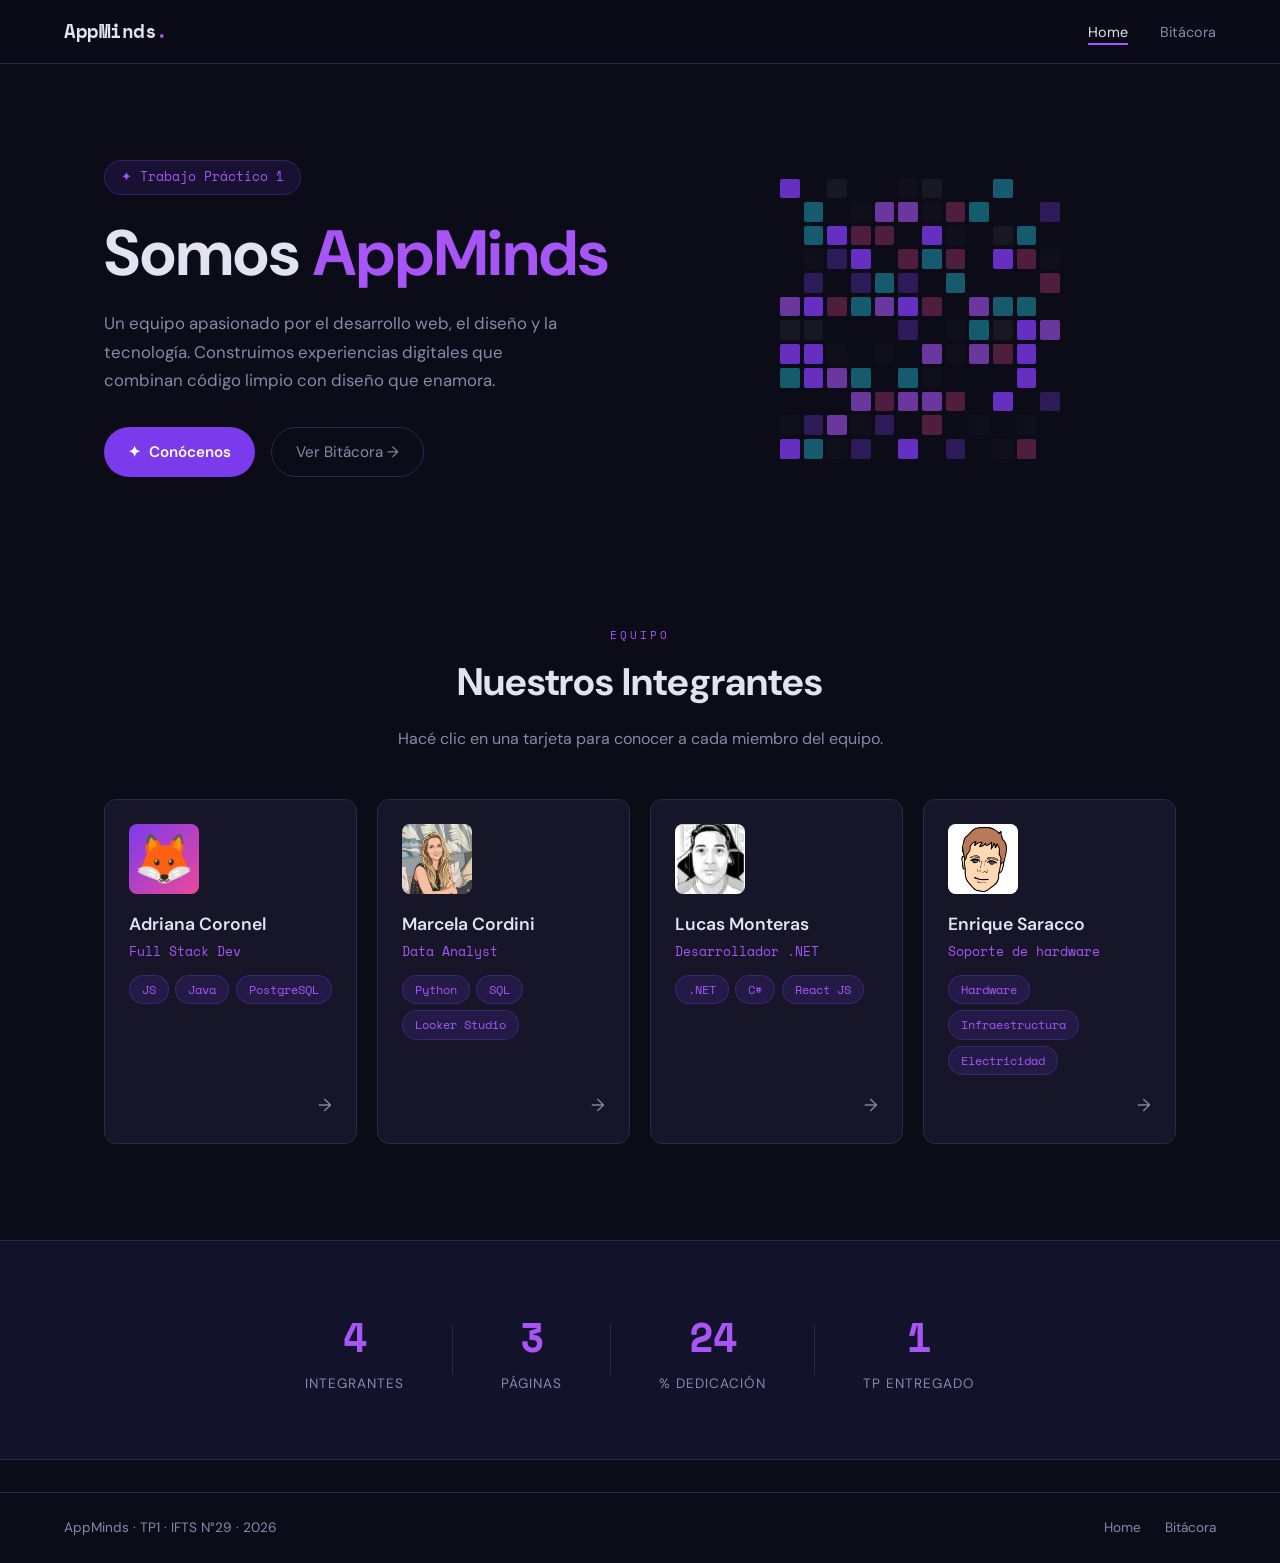
<file: index.html>
<!DOCTYPE html>
<html lang="es">
<head>
  <meta charset="UTF-8" />
  <meta name="viewport" content="width=device-width, initial-scale=1.0" />
  <title>AppMinds | TP1</title>
  <link rel="stylesheet" href="css/styles.css" />
  <link rel="stylesheet" href="css/index.css" />
</head>
<body>
  <nav class="navbar">
    <a href="index.html" class="nav-logo">AppMinds<span class="accent">.</span></a>
    <ul class="nav-links">
      <li><a href="index.html" class="active">Home</a></li>
      <li><a href="bitacora.html">Bitácora</a></li>
    </ul>
    <button class="nav-toggle" id="navToggle" aria-label="Menu">
      <span></span><span></span><span></span>
    </button>
  </nav>

  <main>
    <!-- Hero -->
    <section class="hero">
      <div class="hero-content">
        <div class="hero-badge">✦ Trabajo Práctico 1</div>
        <h1 class="hero-title">
          Somos <span class="accent">AppMinds</span>
        </h1>
        <p class="hero-desc">
          Un equipo apasionado por el desarrollo web, el diseño y la tecnología. Construimos experiencias digitales que combinan código limpio con diseño que enamora.
        </p>
        <div class="hero-cta">
          <button id="btnSurprise" class="btn-primary">
            <span>✦</span> Conócenos
          </button>
          <a href="bitacora.html" class="btn-ghost">Ver Bitácora →</a>
        </div>
        <div id="surpriseMsg" class="surprise-msg hidden">
          ¡Hola! 👋 Somos estudiantes de desarrollo web. Bienvenido a nuestro TP1.
        </div>
      </div>
      <div class="hero-visual">
        <div class="pixel-grid" id="pixelGrid"></div>
      </div>
    </section>

    <!-- Team Members -->
    <section class="team-section">
      <div class="section-header">
        <span class="section-tag">EQUIPO</span>
        <h2>Nuestros Integrantes</h2>
        <p>Hacé clic en una tarjeta para conocer a cada miembro del equipo.</p>
      </div>
      <div class="team-grid">

        <a href="adriana.html" class="member-card">
          <div class="member-avatar">
            <div class="avatar-pixel av1">🦊</div>
          </div>
          <div class="member-info">
            <h3>Adriana Coronel</h3>
            <span class="member-role">Full Stack Dev</span>
            <div class="member-skills">
              <span class="tag">JS</span>
              <span class="tag">Java</span>
              <span class="tag">PostgreSQL</span>
            </div>
          </div>
          <span class="card-arrow">→</span>
        </a>

        <a href="marcela.html" class="member-card">
          <div class="member-avatar">
            <div class="avatar-pixel av2">
              <img src="img/marcela/perfil.png" alt="Avatar Marcela Cordini" style="width: 100%; height: 100%; object-fit: cover;" />
            </div>
          </div>
          <div class="member-info">
            <h3>Marcela Cordini</h3>
            <span class="member-role">Data Analyst</span>
            <div class="member-skills">
              <span class="tag">Python</span>
              <span class="tag">SQL</span>
              <span class="tag">Looker Studio</span>
            </div>
          </div>
          <span class="card-arrow">→</span>
        </a>

        <a href="lucas.html" class="member-card">
          <div class="member-avatar">
            <div class="avatar-pixel av3"><img src="img/avatarLucas.jpeg" alt="Avatar Lucas Monteras" /></div>
          </div>
          <div class="member-info">
            <h3>Lucas Monteras</h3>
            <span class="member-role">Desarrollador .NET</span>
            <div class="member-skills">
              <span class="tag">.NET</span>
              <span class="tag">C#</span>
              <span class="tag">React JS</span>
            </div>
          </div>
          <span class="card-arrow">→</span>
        </a>

        <a href="enrique.html" class="member-card">
          <div class="member-avatar">
             <img src="img/enrique_avatar.png" alt="Enrique Saracco" class="avatar-pixel av4" style="object-fit:cover;object-position:center top;">
          </div>
          <div class="member-info">
            <h3>Enrique Saracco</h3>
            <span class="member-role">Soporte de hardware</span>
            <div class="member-skills">
              <span class="tag">Hardware</span>
              <span class="tag">Infraestructura</span>
              <span class="tag">Electricidad</span>
            </div>
          </div>
          <span class="card-arrow">→</span>
        </a>

      </div>
    </section>

    <!-- Stats -->
    <section class="stats-section">
      <div class="stat-item">
        <span class="stat-num" data-target="4">0</span>
        <span class="stat-label">Integrantes</span>
      </div>
      <div class="stat-divider"></div>
      <div class="stat-item">
        <span class="stat-num" data-target="3">0</span>
        <span class="stat-label">Páginas</span>
      </div>
      <div class="stat-divider"></div>
      <div class="stat-item">
        <span class="stat-num" data-target="100">0</span>
        <span class="stat-label">% Dedicación</span>
      </div>
      <div class="stat-divider"></div>
      <div class="stat-item">
        <span class="stat-num" data-target="1">0</span>
        <span class="stat-label">TP Entregado</span>
      </div>
    </section>
  </main>

  <footer class="footer">
    <p>AppMinds · TP1 · IFTS N°29 · 2026</p>
    <div class="footer-links">
      <a href="index.html">Home</a>
      <a href="bitacora.html">Bitácora</a>
    </div>
  </footer>

  <script src="js/main.js"></script>
  <script src="js/index.js"></script>
</body>
</html>
</file>
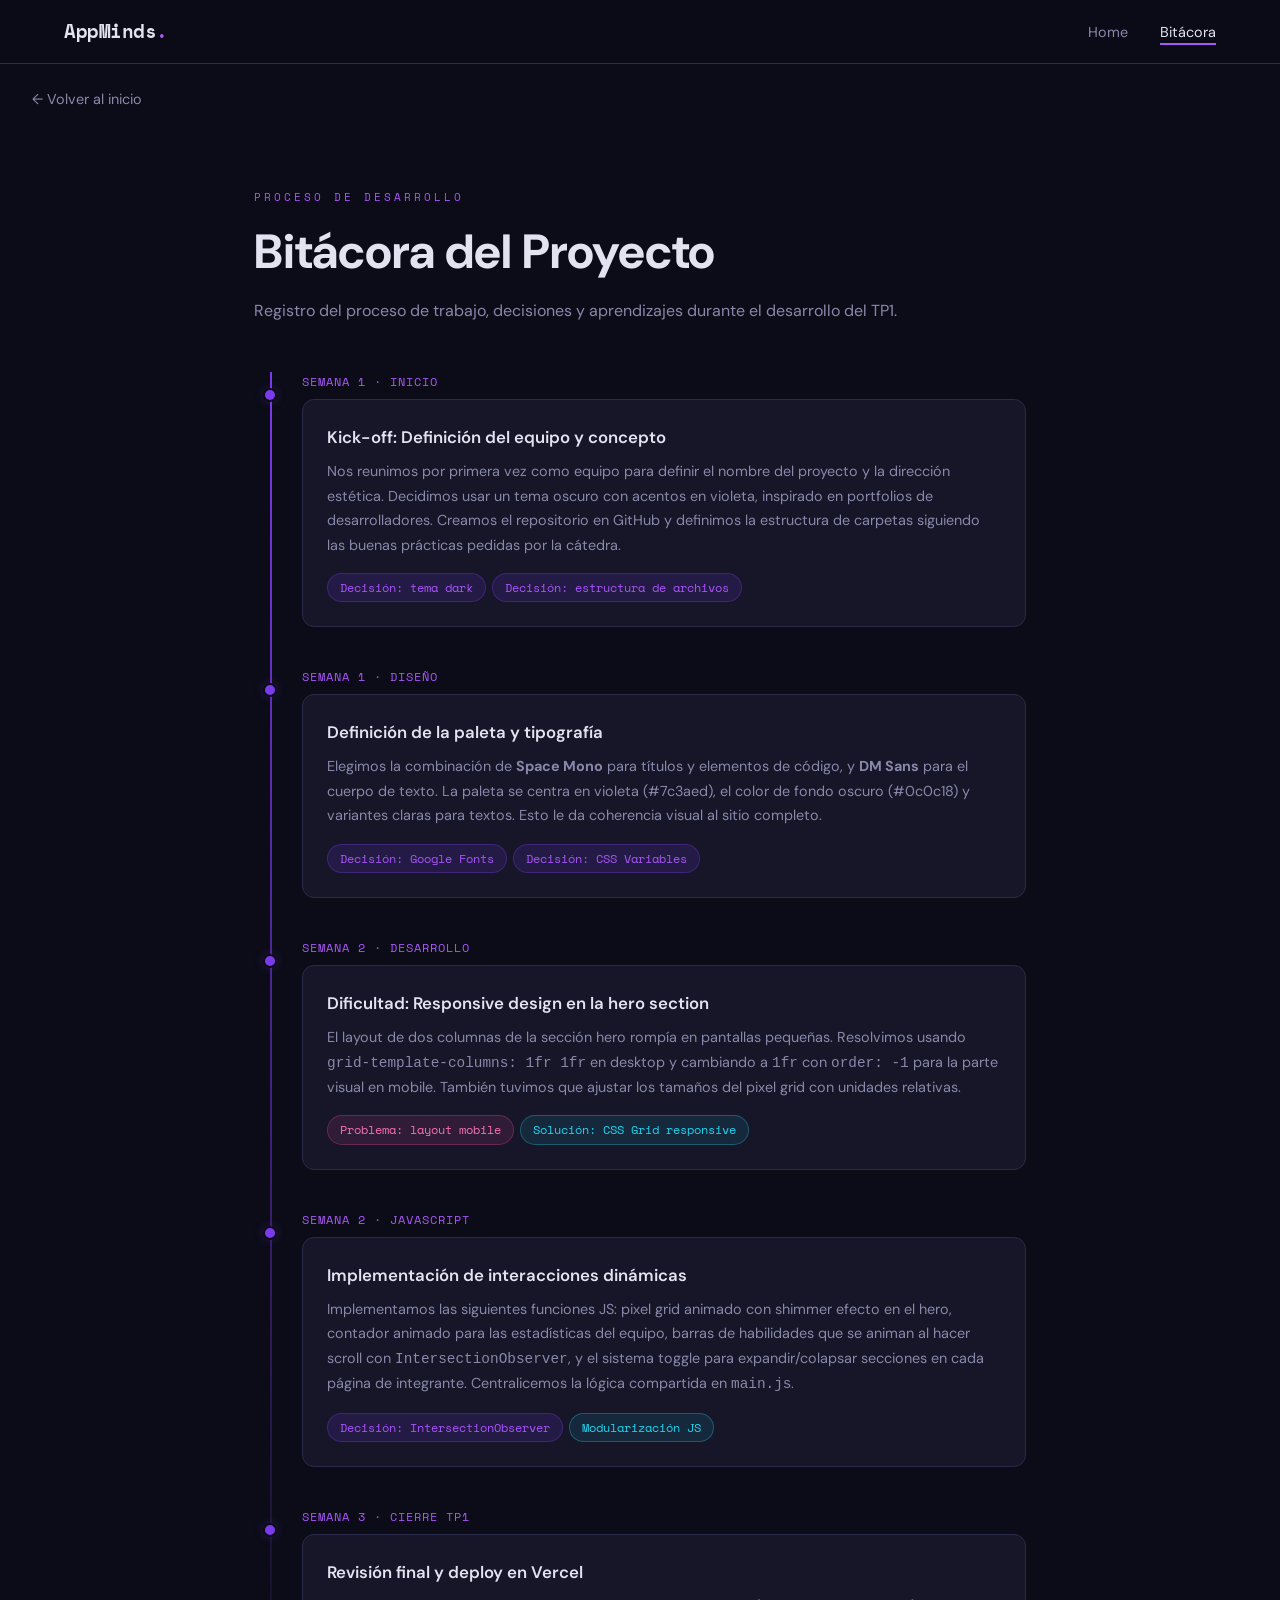
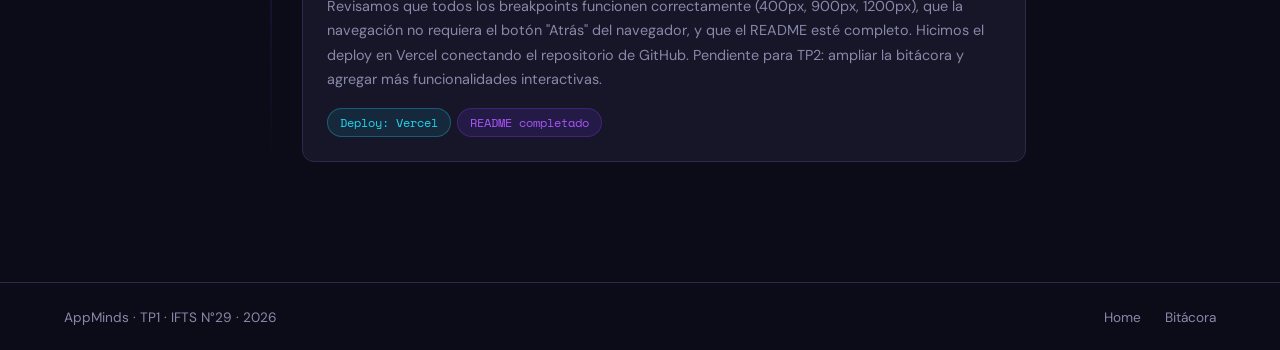
<file: bitacora.html>
<!DOCTYPE html>
<html lang="es">
<head>
  <meta charset="UTF-8" />
  <meta name="viewport" content="width=device-width, initial-scale=1.0" />
  <title>Bitácora | AppMinds</title>
  <link rel="stylesheet" href="css/styles.css" />
  <link rel="stylesheet" href="css/bitacora.css" />
</head>
<body>
  <nav class="navbar">
    <a href="index.html" class="nav-logo">AppMinds<span class="accent">.</span></a>
    <ul class="nav-links">
      <li><a href="index.html">Home</a></li>
      <li><a href="bitacora.html" class="active">Bitácora</a></li>
    </ul>
    <button class="nav-toggle" id="navToggle" aria-label="Menu">
      <span></span><span></span><span></span>
    </button>
  </nav>

  <a href="index.html" class="back-link">← Volver al inicio</a>

  <main class="bitacora-page">
    <header class="bitacora-header">
      <span class="section-tag">PROCESO DE DESARROLLO</span>
      <h1>Bitácora del Proyecto</h1>
      <p>Registro del proceso de trabajo, decisiones y aprendizajes durante el desarrollo del TP1.</p>
    </header>

    <div class="timeline">

      <div class="timeline-item">
        <div class="timeline-dot"></div>
        <div class="timeline-date">SEMANA 1 · INICIO</div>
        <div class="timeline-card">
          <h3>Kick-off: Definición del equipo y concepto</h3>
          <p>
            Nos reunimos por primera vez como equipo para definir el nombre del proyecto y la dirección estética. Decidimos usar un tema oscuro con acentos en violeta, inspirado en portfolios de desarrolladores. Creamos el repositorio en GitHub y definimos la estructura de carpetas siguiendo las buenas prácticas pedidas por la cátedra.
          </p>
          <div class="timeline-tags">
            <span class="tag tag-decision">Decisión: tema dark</span>
            <span class="tag tag-decision">Decisión: estructura de archivos</span>
          </div>
        </div>
      </div>

      <div class="timeline-item">
        <div class="timeline-dot"></div>
        <div class="timeline-date">SEMANA 1 · DISEÑO</div>
        <div class="timeline-card">
          <h3>Definición de la paleta y tipografía</h3>
          <p>
            Elegimos la combinación de <strong>Space Mono</strong> para títulos y elementos de código, y <strong>DM Sans</strong> para el cuerpo de texto. La paleta se centra en violeta (#7c3aed), el color de fondo oscuro (#0c0c18) y variantes claras para textos. Esto le da coherencia visual al sitio completo.
          </p>
          <div class="timeline-tags">
            <span class="tag tag-decision">Decisión: Google Fonts</span>
            <span class="tag tag-decision">Decisión: CSS Variables</span>
          </div>
        </div>
      </div>

      <div class="timeline-item">
        <div class="timeline-dot"></div>
        <div class="timeline-date">SEMANA 2 · DESARROLLO</div>
        <div class="timeline-card">
          <h3>Dificultad: Responsive design en la hero section</h3>
          <p>
            El layout de dos columnas de la sección hero rompía en pantallas pequeñas. Resolvimos usando <code>grid-template-columns: 1fr 1fr</code> en desktop y cambiando a <code>1fr</code> con <code>order: -1</code> para la parte visual en mobile. También tuvimos que ajustar los tamaños del pixel grid con unidades relativas.
          </p>
          <div class="timeline-tags">
            <span class="tag tag-problem">Problema: layout mobile</span>
            <span class="tag tag-change">Solución: CSS Grid responsive</span>
          </div>
        </div>
      </div>

      <div class="timeline-item">
        <div class="timeline-dot"></div>
        <div class="timeline-date">SEMANA 2 · JAVASCRIPT</div>
        <div class="timeline-card">
          <h3>Implementación de interacciones dinámicas</h3>
          <p>
            Implementamos las siguientes funciones JS: pixel grid animado con shimmer efecto en el hero, contador animado para las estadísticas del equipo, barras de habilidades que se animan al hacer scroll con <code>IntersectionObserver</code>, y el sistema toggle para expandir/colapsar secciones en cada página de integrante. Centralicemos la lógica compartida en <code>main.js</code>.
          </p>
          <div class="timeline-tags">
            <span class="tag tag-decision">Decisión: IntersectionObserver</span>
            <span class="tag tag-change">Modularización JS</span>
          </div>
        </div>
      </div>

      <div class="timeline-item">
        <div class="timeline-dot"></div>
        <div class="timeline-date">SEMANA 3 · CIERRE TP1</div>
        <div class="timeline-card">
          <h3>Revisión final y deploy en Vercel</h3>
          <p>
            Revisamos que todos los breakpoints funcionen correctamente (400px, 900px, 1200px), que la navegación no requiera el botón "Atrás" del navegador, y que el README esté completo. Hicimos el deploy en Vercel conectando el repositorio de GitHub. Pendiente para TP2: ampliar la bitácora y agregar más funcionalidades interactivas.
          </p>
          <div class="timeline-tags">
            <span class="tag tag-change">Deploy: Vercel</span>
            <span class="tag tag-decision">README completado</span>
          </div>
        </div>
      </div>

    </div>
  </main>

  <footer class="footer">
    <p>AppMinds · TP1 · IFTS N°29 · 2026</p>
    <div class="footer-links">
      <a href="index.html">Home</a>
      <a href="bitacora.html">Bitácora</a>
    </div>
  </footer>

  <script src="js/main.js"></script>
</body>
</html>
</file>
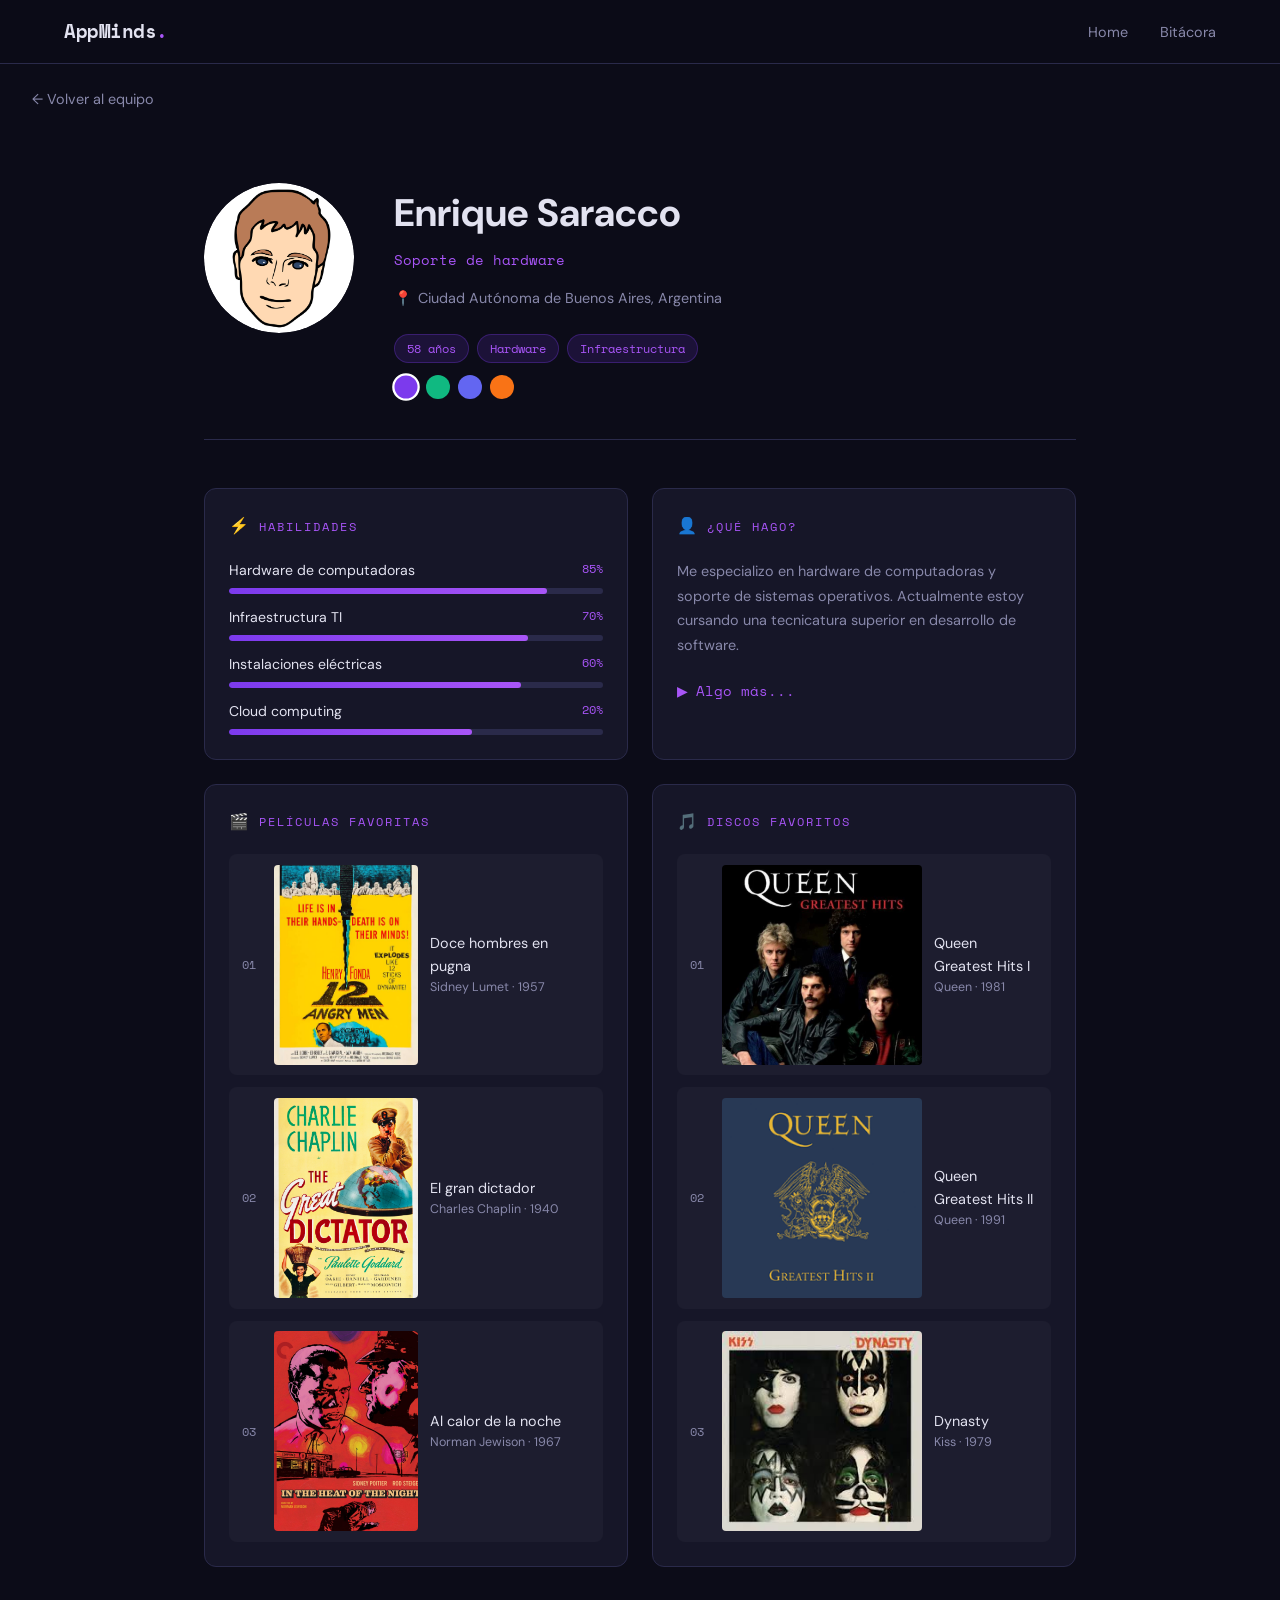
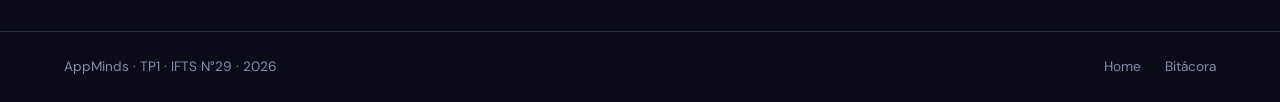
<file: enrique.html>
<!DOCTYPE html>
<html lang="es">
<head>
  <meta charset="UTF-8" />
  <meta name="viewport" content="width=device-width, initial-scale=1.0" />
  <title>Enrique Saracco | AppMinds</title>
  <link rel="stylesheet" href="css/styles.css" />
  <link rel="stylesheet" href="css/member.css" />
</head>
<body>
  <nav class="navbar">
    <a href="index.html" class="nav-logo">AppMinds<span class="accent">.</span></a>
    <ul class="nav-links">
      <li><a href="index.html">Home</a></li>
      <li><a href="bitacora.html">Bitácora</a></li>
    </ul>
    <button class="nav-toggle" id="navToggle" aria-label="Menu">
      <span></span><span></span><span></span>
    </button>
  </nav>

  <a href="index.html" class="back-link">← Volver al equipo</a>

  <main class="member-page">

    <header class="profile-header">
      <div class="profile-avatar-wrap">
        <img src="img/enrique_avatar.png" alt="Enrique Saracco" class="profile-avatar av4" style="object-fit:cover;object-position:center top;">
        <div class="avatar-ring"></div>
      </div>
      <div class="profile-meta">
        <h1 class="profile-name">Enrique Saracco</h1>
        <span class="profile-role">Soporte de hardware</span>
        <div class="profile-location">
          <span>📍</span> Ciudad Autónoma de Buenos Aires, Argentina
        </div>
        <div class="profile-badges">
          <span class="tag">58 años</span>
          <span class="tag">Hardware</span>
          <span class="tag">Infraestructura</span>
        </div>
        <div class="theme-switcher">
          <div class="theme-dot active" data-color="#7c3aed" style="background:#7c3aed"></div>
          <div class="theme-dot" data-color="#10b981" style="background:#10b981"></div>
          <div class="theme-dot" data-color="#6366f1" style="background:#6366f1"></div>
          <div class="theme-dot" data-color="#f97316" style="background:#f97316"></div>
        </div>
      </div>
    </header>

    <div class="content-grid">

      <div class="info-card">
        <div class="card-title"><span class="card-title-icon">⚡</span> Habilidades</div>
        <div class="skills-list">
          <div class="skill-item">
            <div class="skill-name"><span>Hardware de computadoras</span><span>85%</span></div>
            <div class="skill-bar"><div class="skill-fill" data-level="85"></div></div>
          </div>
          <div class="skill-item">
            <div class="skill-name"><span>Infraestructura TI</span><span>70%</span></div>
            <div class="skill-bar"><div class="skill-fill" data-level="80"></div></div>
          </div>
          <div class="skill-item">
            <div class="skill-name"><span>Instalaciones eléctricas</span><span>60%</span></div>
            <div class="skill-bar"><div class="skill-fill" data-level="78"></div></div>
          </div>
          <div class="skill-item">
            <div class="skill-name"><span>Cloud computing</span><span>20%</span></div>
            <div class="skill-bar"><div class="skill-fill" data-level="65"></div></div>
          </div>
        </div>
      </div>

      <div class="info-card">
        <div class="card-title"><span class="card-title-icon">👤</span> ¿Qué hago?</div>
        <p style="color:var(--text-muted);font-size:.9rem;line-height:1.7;">
          Me especializo en hardware de computadoras y soporte de sistemas operativos. Actualmente estoy cursando una tecnicatura superior en desarrollo de software.
        </p>
        <div class="toggle-section" style="margin-top:1rem;">
          <button class="toggle-btn" data-target="extraInfo4">
            <span class="arrow">▶</span> Algo más...
          </button>
          <div class="toggle-content" id="extraInfo4">
            <div class="toggle-inner">
              Mi hobby es la radioafición.
            </div>
          </div>
        </div>
      </div>

      <div class="info-card">
        <div class="card-title"><span class="card-title-icon">🎬</span> Películas favoritas</div>
        <div class="media-list">
          <div class="media-item">
            <span class="media-num">01</span>
            <img src="img/enrique_12_hombres_en_pugna.jpg" alt="Doce hombres en pugna" style="width:144px;height:200px;object-fit:cover;border-radius:4px;flex-shrink:0;">
            <div class="media-text">Doce hombres en pugna<span class="media-sub">Sidney Lumet · 1957</span></div>
          </div>
          <div class="media-item">
            <span class="media-num">02</span>
            <img src="img/enrique_el_gran_dictador.jpg" alt="El gran dictador" style="width:144px;height:200px;object-fit:cover;border-radius:4px;flex-shrink:0;">
            <div class="media-text">El gran dictador<span class="media-sub">Charles Chaplin · 1940</span></div>
          </div>
          <div class="media-item">
            <span class="media-num">03</span>
            <img src="img/enrique_al_calor_de_la_noche.jpg" alt="Al calor de la noche" style="width:144px;height:200px;object-fit:cover;border-radius:4px;flex-shrink:0;">
            <div class="media-text">Al calor de la noche<span class="media-sub">Norman Jewison · 1967</span></div>
          </div>
        </div>
      </div>

      <div class="info-card">
        <div class="card-title"><span class="card-title-icon">🎵</span> Discos favoritos</div>
        <div class="media-list">
          <div class="media-item">
            <span class="media-num">01</span>
            <div style="width:200px;height:200px;flex-shrink:0;display:flex;align-items:center;justify-content:center;">
              <img src="img/enrique_queen_gh1.jpg" alt="Queen Greatest Hits I" style="width:200px;height:200px;object-fit:contain;border-radius:4px;">
            </div>
            <div class="media-text">Queen Greatest Hits I<span class="media-sub">Queen · 1981</span></div>
          </div>
          <div class="media-item">
            <span class="media-num">02</span>
            <div style="width:200px;height:200px;flex-shrink:0;display:flex;align-items:center;justify-content:center;">
              <img src="img/enrique_queen_gh2.png" alt="Queen Greatest Hits II" style="width:200px;height:200px;object-fit:contain;border-radius:4px;">
            </div>
            <div class="media-text">Queen Greatest Hits II<span class="media-sub">Queen · 1991</span></div>
          </div>
          <div class="media-item">
            <span class="media-num">03</span>
            <div style="width:200px;height:200px;flex-shrink:0;display:flex;align-items:center;justify-content:center;">
              <img src="img/enrique_kiss_dynasty.jfif" alt="Dynasty - Kiss" style="width:200px;height:200px;object-fit:contain;border-radius:4px;">
            </div>
            <div class="media-text">Dynasty<span class="media-sub">Kiss · 1979</span></div>
          </div>
        </div>
      </div>

    </div>
  </main>

  <footer class="footer">
    <p>AppMinds · TP1 · IFTS N°29 · 2026</p>
    <div class="footer-links">
      <a href="index.html">Home</a>
      <a href="bitacora.html">Bitácora</a>
    </div>
  </footer>

  <script src="js/main.js"></script>
  <script src="js/member.js"></script>
</body>
</html>
</file>
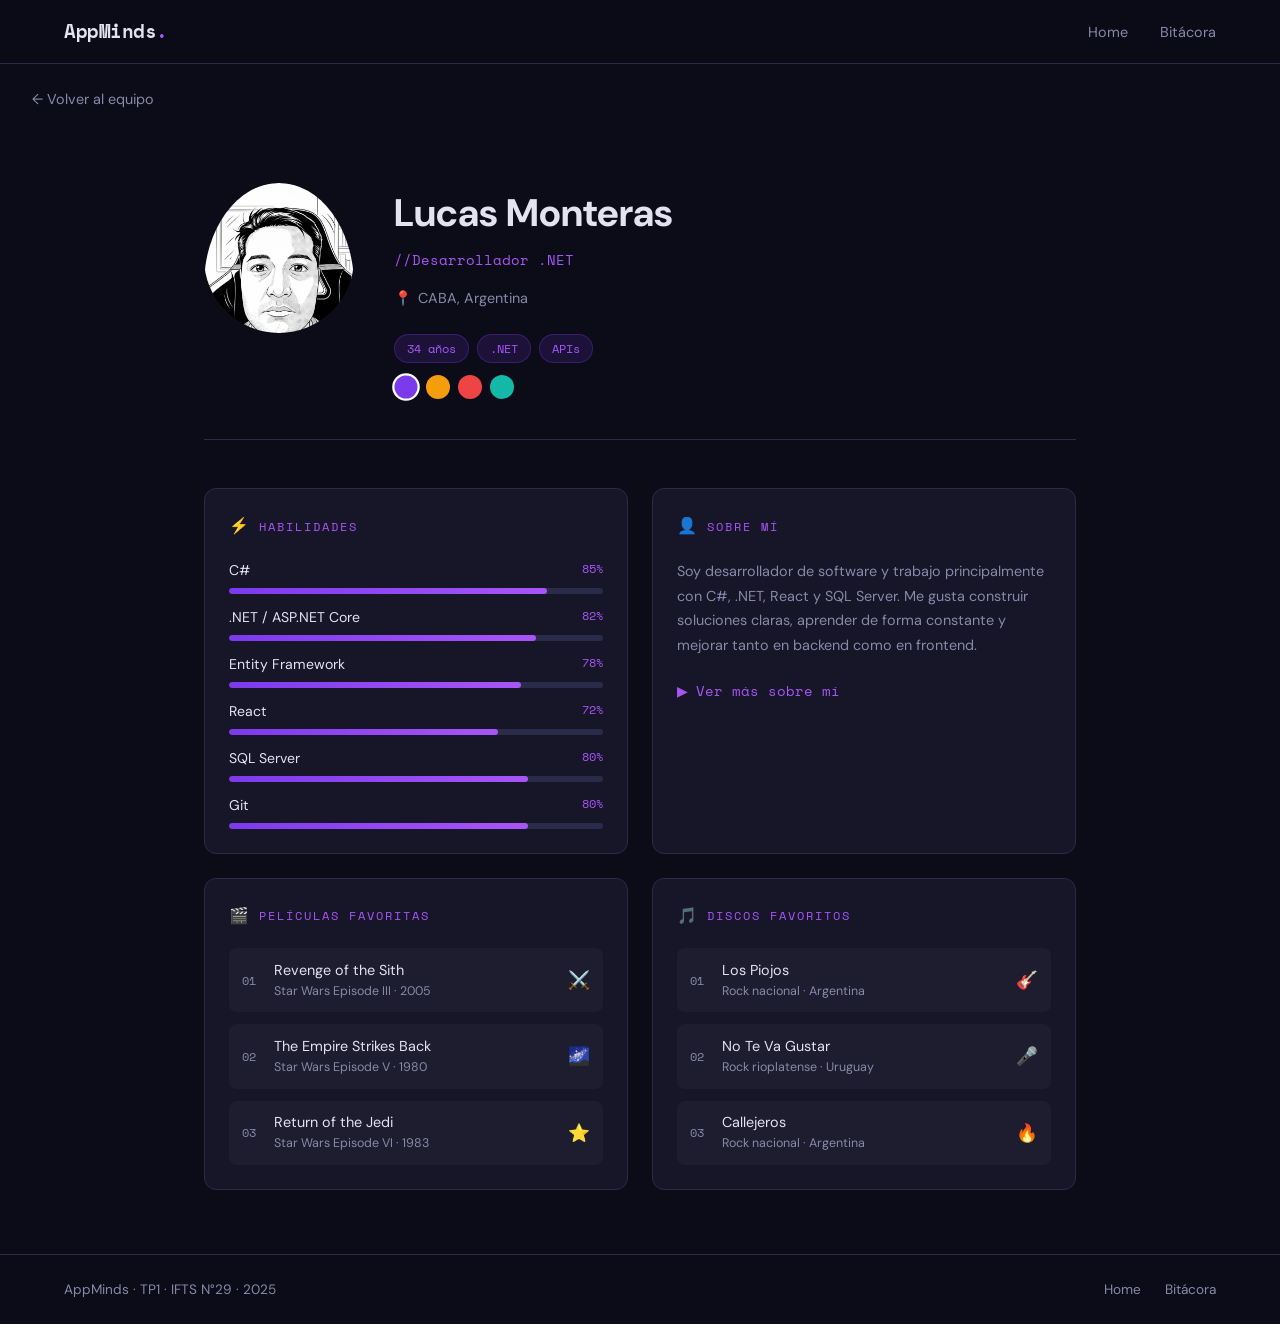
<file: lucas.html>
<!DOCTYPE html>
<html lang="es">
<head>
  <meta charset="UTF-8" />
  <meta name="viewport" content="width=device-width, initial-scale=1.0" />
  <title>Lucas Monteras | AppMinds</title>
  <link rel="stylesheet" href="css/styles.css" />
  <link rel="stylesheet" href="css/member.css" />
</head>
<body>
  <nav class="navbar">
    <a href="index.html" class="nav-logo">AppMinds<span class="accent">.</span></a>
    <ul class="nav-links">
      <li><a href="index.html">Home</a></li>
      <li><a href="bitacora.html">Bitácora</a></li>
    </ul>
    <button class="nav-toggle" id="navToggle" aria-label="Menu">
      <span></span><span></span><span></span>
    </button>
  </nav>

  <a href="index.html" class="back-link">← Volver al equipo</a>

  <main class="member-page">

    <header class="profile-header">
      <div class="profile-avatar-wrap">
        <div class="profile-avatar av3">
  <img src="img/avatarLucas.jpeg" alt="Avatar de Lucas Monteras" class="avatar-img">
</div>
        <div class="avatar-ring"></div>
      </div>
      <div class="profile-meta">
        <h1 class="profile-name">Lucas Monteras</h1>
        <span class="profile-role">//Desarrollador .NET</span>
        <div class="profile-location">
          <span>📍</span> CABA, Argentina
        </div>
        <div class="profile-badges">
          <span class="tag" id="ageBadge" data-age="38">38 años</span>
          <span class="tag">.NET</span>
          <span class="tag">APIs</span>
        </div>
        <div class="theme-switcher">
          <div class="theme-dot active" data-color="#7c3aed" style="background:#7c3aed"></div>
          <div class="theme-dot" data-color="#f59e0b" style="background:#f59e0b"></div>
          <div class="theme-dot" data-color="#ef4444" style="background:#ef4444"></div>
          <div class="theme-dot" data-color="#14b8a6" style="background:#14b8a6"></div>
        </div>
      </div>
    </header>

    <div class="content-grid">

      <div class="info-card">
  <div class="card-title"><span class="card-title-icon">⚡</span> Habilidades</div>
  <div class="skills-list">
    <div class="skill-item">
      <div class="skill-name"><span>C#</span><span>85%</span></div>
      <div class="skill-bar"><div class="skill-fill" data-level="85"></div></div>
    </div>
    <div class="skill-item">
      <div class="skill-name"><span>.NET / ASP.NET Core</span><span>82%</span></div>
      <div class="skill-bar"><div class="skill-fill" data-level="82"></div></div>
    </div>
    <div class="skill-item">
      <div class="skill-name"><span>Entity Framework</span><span>78%</span></div>
      <div class="skill-bar"><div class="skill-fill" data-level="78"></div></div>
    </div>
    <div class="skill-item">
      <div class="skill-name"><span>React</span><span>72%</span></div>
      <div class="skill-bar"><div class="skill-fill" data-level="72"></div></div>
    </div>
    <div class="skill-item">
      <div class="skill-name"><span>SQL Server</span><span>80%</span></div>
      <div class="skill-bar"><div class="skill-fill" data-level="80"></div></div>
    </div>
    <div class="skill-item">
      <div class="skill-name"><span>Git</span><span>80%</span></div>
      <div class="skill-bar"><div class="skill-fill" data-level="80"></div></div>
    </div>
  </div>
</div>

    <div class="info-card">
  <div class="card-title"><span class="card-title-icon">👤</span> Sobre mí</div>
  <p style="color:var(--text-muted);font-size:.9rem;line-height:1.7;">
    Soy desarrollador de software y trabajo principalmente con C#, .NET, React y SQL Server. Me gusta construir soluciones claras, aprender de forma constante y mejorar tanto en backend como en frontend.
  </p>
  <div class="toggle-section" style="margin-top:1rem;">
    <button class="toggle-btn" data-target="extraInfo3">
      <span class="arrow">▶</span> Ver más sobre mí
    </button>
    <div class="toggle-content" id="extraInfo3">
      <div class="toggle-inner">
        Antes de dedicarme al desarrollo, trabajé muchos años como maquinista naval, una experiencia que me dejó disciplina, responsabilidad y capacidad para resolver problemas en entornos exigentes. Hoy sigo creciendo profesionalmente mientras continúo formándome en tecnologías web.
      </div>
    </div>
  </div>
</div>

      <div class="info-card">
  <div class="card-title"><span class="card-title-icon">🎬</span> Películas favoritas</div>
  <div class="media-list">
    <div class="media-item">
      <span class="media-num">01</span>
      <div class="media-text">Revenge of the Sith<span class="media-sub">Star Wars Episode III · 2005</span></div>
      <span class="media-icon">⚔️</span>
    </div>
    <div class="media-item">
      <span class="media-num">02</span>
      <div class="media-text">The Empire Strikes Back<span class="media-sub">Star Wars Episode V · 1980</span></div>
      <span class="media-icon">🌌</span>
    </div>
    <div class="media-item">
      <span class="media-num">03</span>
      <div class="media-text">Return of the Jedi<span class="media-sub">Star Wars Episode VI · 1983</span></div>
      <span class="media-icon">⭐</span>
    </div>
  </div>
</div>

      <div class="info-card">
  <div class="card-title"><span class="card-title-icon">🎵</span> Discos favoritos</div>
  <div class="media-list">
    <div class="media-item">
      <span class="media-num">01</span>
      <div class="media-text">Los Piojos<span class="media-sub">Rock nacional · Argentina</span></div>
      <span class="media-icon">🎸</span>
    </div>
    <div class="media-item">
      <span class="media-num">02</span>
      <div class="media-text">No Te Va Gustar<span class="media-sub">Rock rioplatense · Uruguay</span></div>
      <span class="media-icon">🎤</span>
    </div>
    <div class="media-item">
      <span class="media-num">03</span>
      <div class="media-text">Callejeros<span class="media-sub">Rock nacional · Argentina</span></div>
      <span class="media-icon">🔥</span>
    </div>
  </div>
</div>

    </div>
  </main>

  <footer class="footer">
    <p>AppMinds · TP1 · IFTS N°29 · 2025</p>
    <div class="footer-links">
      <a href="index.html">Home</a>
      <a href="bitacora.html">Bitácora</a>
    </div>
  </footer>

  <script src="js/main.js"></script>
  <script src="js/member.js"></script>
</body>
</html>
</file>
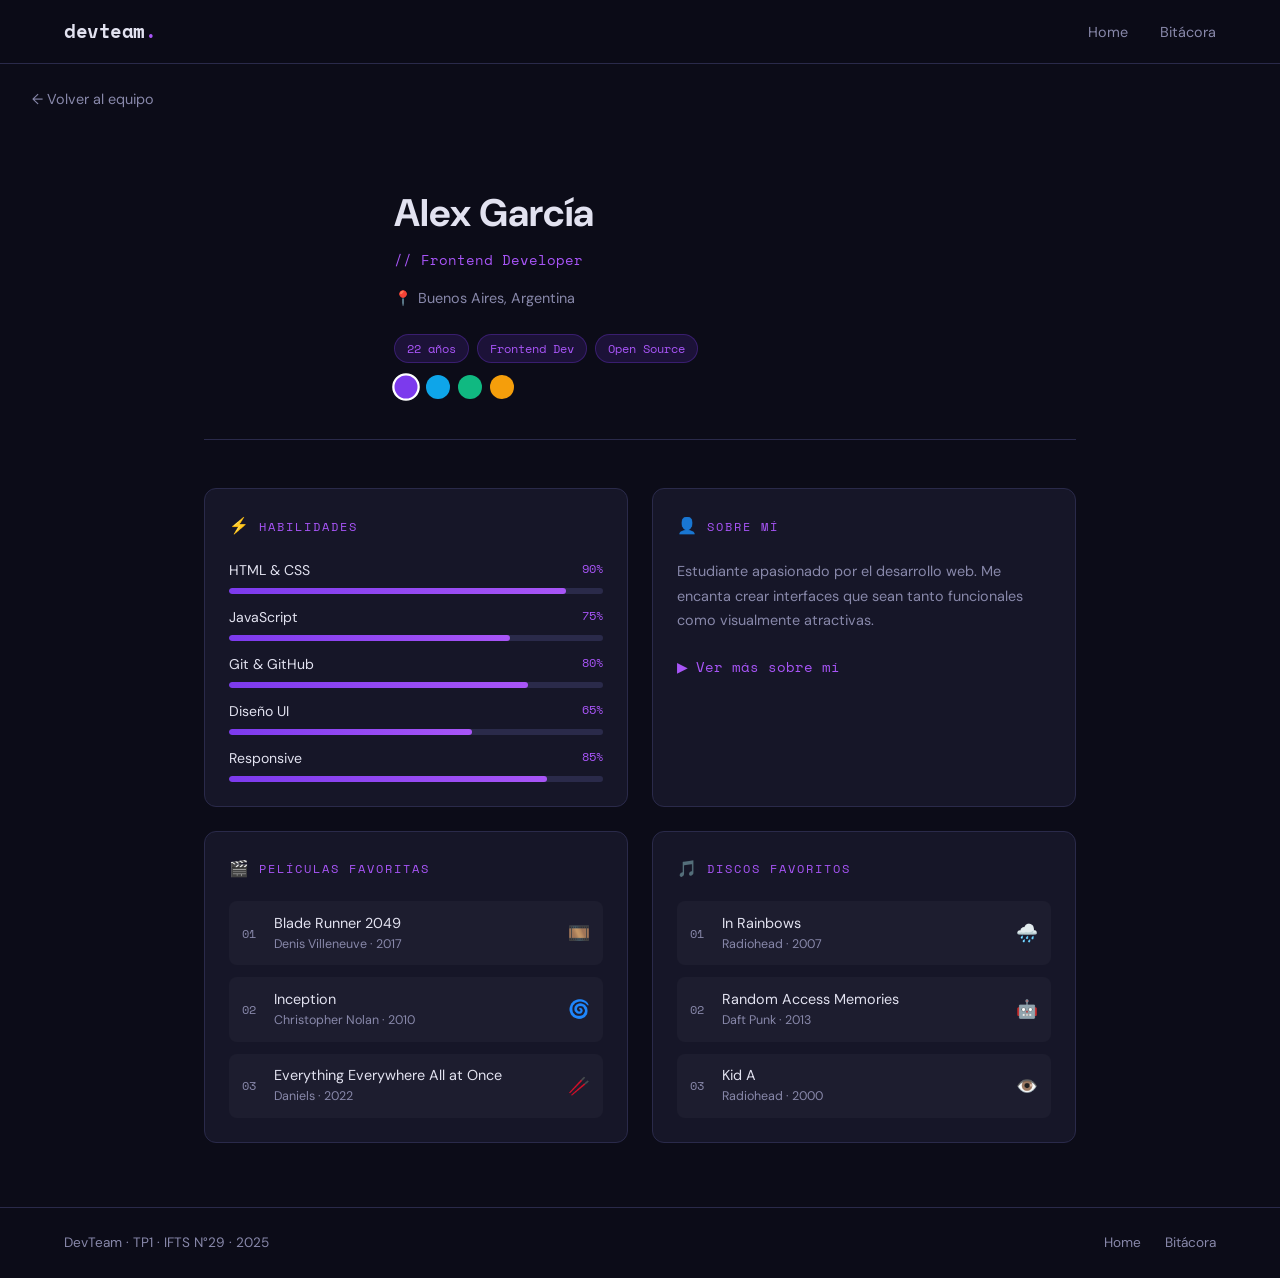
<file: miembro1.html>
<!DOCTYPE html>
<html lang="es">
<head>
  <meta charset="UTF-8" />
  <meta name="viewport" content="width=device-width, initial-scale=1.0" />
  <title>Alex García | DevTeam</title>
  <link rel="stylesheet" href="css/styles.css" />
  <link rel="stylesheet" href="css/member.css" />
</head>
<body>
  <nav class="navbar">
    <a href="index.html" class="nav-logo">devteam<span class="accent">.</span></a>
    <ul class="nav-links">
      <li><a href="index.html">Home</a></li>
      <li><a href="bitacora.html">Bitácora</a></li>
    </ul>
    <button class="nav-toggle" id="navToggle" aria-label="Menu">
      <span></span><span></span><span></span>
    </button>
  </nav>

  <a href="index.html" class="back-link">← Volver al equipo</a>

  <main class="member-page">

    <!-- Profile Header -->
    <header class="profile-header">
      <div class="profile-avatar-wrap">
        <div class="profile-avatar av1">🦊</div>
        <div class="avatar-ring"></div>
      </div>
      <div class="profile-meta">
        <h1 class="profile-name">Alex García</h1>
        <span class="profile-role">// Frontend Developer</span>
        <div class="profile-location">
          <span>📍</span> Buenos Aires, Argentina
        </div>
        <div class="profile-badges">
          <span class="tag" id="ageBadge" data-age="22">22 años</span>
          <span class="tag">Frontend Dev</span>
          <span class="tag">Open Source</span>
        </div>

        <!-- JS: Color theme switcher -->
        <div class="theme-switcher">
          <div class="theme-dot active" data-color="#7c3aed" style="background:#7c3aed" title="Morado"></div>
          <div class="theme-dot" data-color="#0ea5e9" style="background:#0ea5e9" title="Azul"></div>
          <div class="theme-dot" data-color="#10b981" style="background:#10b981" title="Verde"></div>
          <div class="theme-dot" data-color="#f59e0b" style="background:#f59e0b" title="Naranja"></div>
        </div>
      </div>
    </header>

    <!-- Content -->
    <div class="content-grid">

      <!-- Skills -->
      <div class="info-card">
        <div class="card-title">
          <span class="card-title-icon">⚡</span> Habilidades
        </div>
        <div class="skills-list">
          <div class="skill-item">
            <div class="skill-name"><span>HTML & CSS</span><span>90%</span></div>
            <div class="skill-bar"><div class="skill-fill" data-level="90"></div></div>
          </div>
          <div class="skill-item">
            <div class="skill-name"><span>JavaScript</span><span>75%</span></div>
            <div class="skill-bar"><div class="skill-fill" data-level="75"></div></div>
          </div>
          <div class="skill-item">
            <div class="skill-name"><span>Git & GitHub</span><span>80%</span></div>
            <div class="skill-bar"><div class="skill-fill" data-level="80"></div></div>
          </div>
          <div class="skill-item">
            <div class="skill-name"><span>Diseño UI</span><span>65%</span></div>
            <div class="skill-bar"><div class="skill-fill" data-level="65"></div></div>
          </div>
          <div class="skill-item">
            <div class="skill-name"><span>Responsive</span><span>85%</span></div>
            <div class="skill-bar"><div class="skill-fill" data-level="85"></div></div>
          </div>
        </div>
      </div>

      <!-- About (JS toggle) -->
      <div class="info-card">
        <div class="card-title">
          <span class="card-title-icon">👤</span> Sobre mí
        </div>
        <p style="color:var(--text-muted);font-size:.9rem;line-height:1.7;">
          Estudiante apasionado por el desarrollo web. Me encanta crear interfaces que sean tanto funcionales como visualmente atractivas.
        </p>
        <div class="toggle-section" style="margin-top:1rem;">
          <button class="toggle-btn" data-target="extraInfo1">
            <span class="arrow">▶</span> Ver más sobre mí
          </button>
          <div class="toggle-content" id="extraInfo1">
            <div class="toggle-inner">
              Cuando no estoy programando, me encontrás leyendo sobre diseño, jugando videojuegos indie, o explorando nuevas tecnologías. Creo que el buen código y el buen diseño van de la mano.
            </div>
          </div>
        </div>
      </div>

      <!-- Movies -->
      <div class="info-card">
        <div class="card-title">
          <span class="card-title-icon">🎬</span> Películas favoritas
        </div>
        <div class="media-list">
          <div class="media-item">
            <span class="media-num">01</span>
            <div class="media-text">
              Blade Runner 2049
              <span class="media-sub">Denis Villeneuve · 2017</span>
            </div>
            <span class="media-icon">🎞️</span>
          </div>
          <div class="media-item">
            <span class="media-num">02</span>
            <div class="media-text">
              Inception
              <span class="media-sub">Christopher Nolan · 2010</span>
            </div>
            <span class="media-icon">🌀</span>
          </div>
          <div class="media-item">
            <span class="media-num">03</span>
            <div class="media-text">
              Everything Everywhere All at Once
              <span class="media-sub">Daniels · 2022</span>
            </div>
            <span class="media-icon">🥢</span>
          </div>
        </div>
      </div>

      <!-- Music -->
      <div class="info-card">
        <div class="card-title">
          <span class="card-title-icon">🎵</span> Discos favoritos
        </div>
        <div class="media-list">
          <div class="media-item">
            <span class="media-num">01</span>
            <div class="media-text">
              In Rainbows
              <span class="media-sub">Radiohead · 2007</span>
            </div>
            <span class="media-icon">🌧️</span>
          </div>
          <div class="media-item">
            <span class="media-num">02</span>
            <div class="media-text">
              Random Access Memories
              <span class="media-sub">Daft Punk · 2013</span>
            </div>
            <span class="media-icon">🤖</span>
          </div>
          <div class="media-item">
            <span class="media-num">03</span>
            <div class="media-text">
              Kid A
              <span class="media-sub">Radiohead · 2000</span>
            </div>
            <span class="media-icon">👁️</span>
          </div>
        </div>
      </div>

    </div>
  </main>

  <footer class="footer">
    <p>DevTeam · TP1 · IFTS N°29 · 2025</p>
    <div class="footer-links">
      <a href="index.html">Home</a>
      <a href="bitacora.html">Bitácora</a>
    </div>
  </footer>

  <script src="js/main.js"></script>
  <script src="js/member.js"></script>
</body>
</html>
</file>
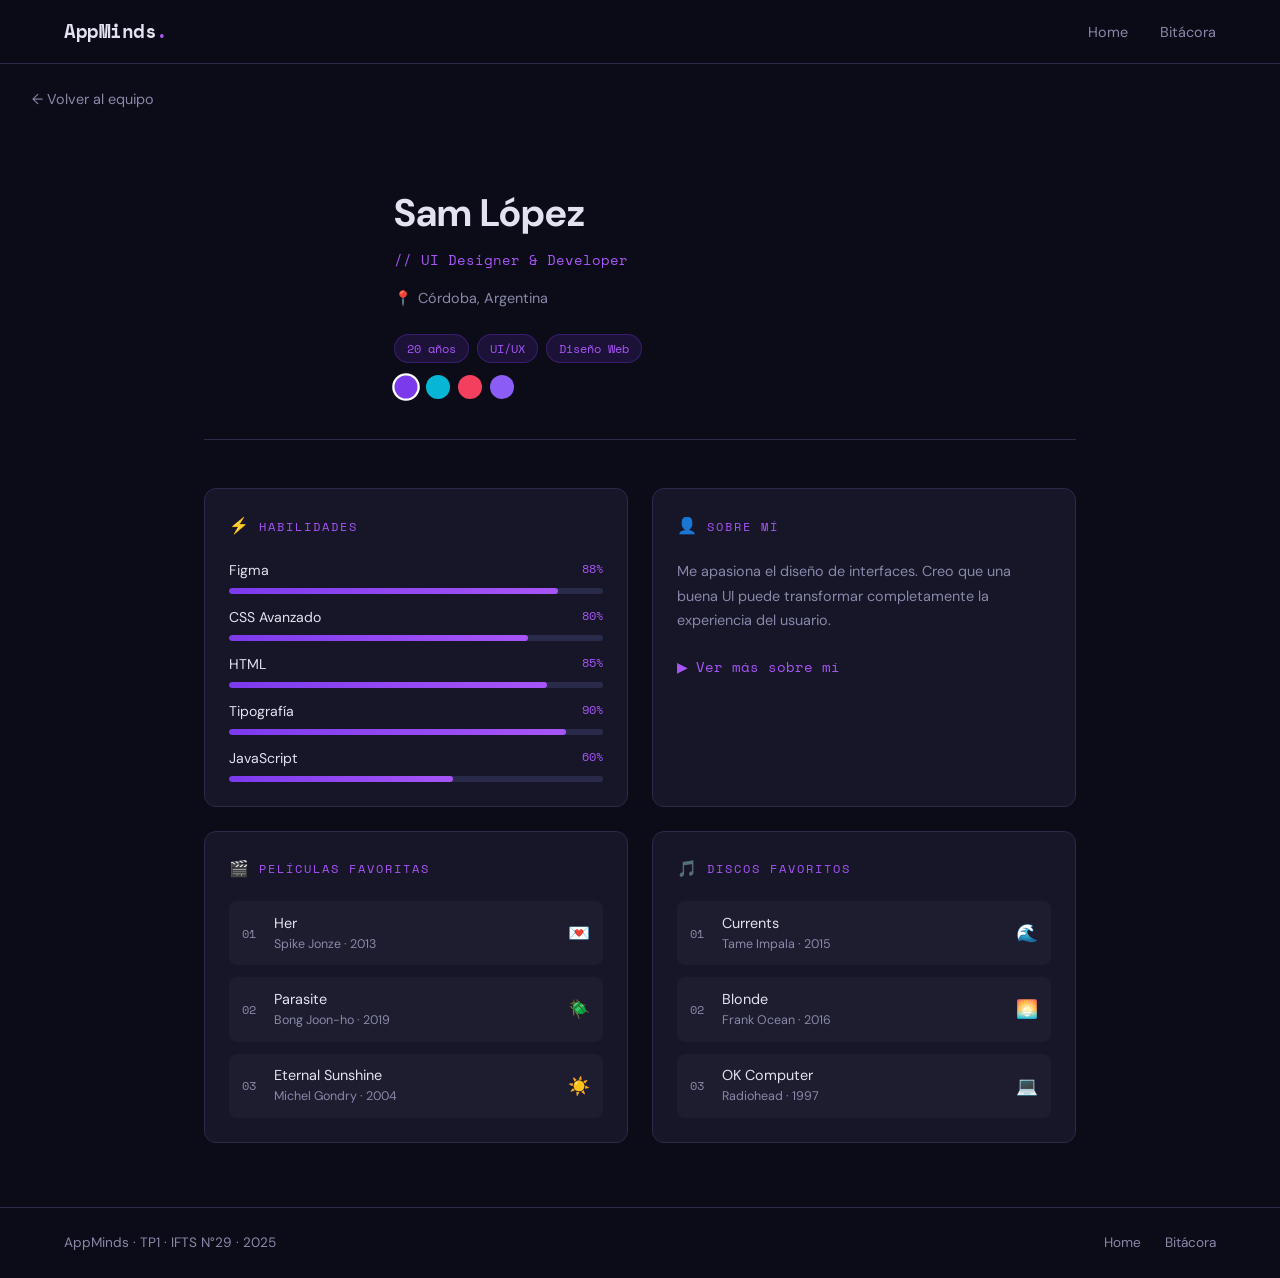
<file: miembro2.html>
<!DOCTYPE html>
<html lang="es">
<head>
  <meta charset="UTF-8" />
  <meta name="viewport" content="width=device-width, initial-scale=1.0" />
  <title>Sam López | AppMinds</title>
  <link rel="stylesheet" href="css/styles.css" />
  <link rel="stylesheet" href="css/member.css" />
</head>
<body>
  <nav class="navbar">
    <a href="index.html" class="nav-logo">AppMinds<span class="accent">.</span></a>
    <ul class="nav-links">
      <li><a href="index.html">Home</a></li>
      <li><a href="bitacora.html">Bitácora</a></li>
    </ul>
    <button class="nav-toggle" id="navToggle" aria-label="Menu">
      <span></span><span></span><span></span>
    </button>
  </nav>

  <a href="index.html" class="back-link">← Volver al equipo</a>

  <main class="member-page">

    <header class="profile-header">
      <div class="profile-avatar-wrap">
        <div class="profile-avatar av2">🐳</div>
        <div class="avatar-ring"></div>
      </div>
      <div class="profile-meta">
        <h1 class="profile-name">Sam López</h1>
        <span class="profile-role">// UI Designer & Developer</span>
        <div class="profile-location">
          <span>📍</span> Córdoba, Argentina
        </div>
        <div class="profile-badges">
          <span class="tag" id="ageBadge" data-age="20">20 años</span>
          <span class="tag">UI/UX</span>
          <span class="tag">Diseño Web</span>
        </div>
        <div class="theme-switcher">
          <div class="theme-dot active" data-color="#7c3aed" style="background:#7c3aed"></div>
          <div class="theme-dot" data-color="#06b6d4" style="background:#06b6d4"></div>
          <div class="theme-dot" data-color="#f43f5e" style="background:#f43f5e"></div>
          <div class="theme-dot" data-color="#8b5cf6" style="background:#8b5cf6"></div>
        </div>
      </div>
    </header>

    <div class="content-grid">

      <div class="info-card">
        <div class="card-title"><span class="card-title-icon">⚡</span> Habilidades</div>
        <div class="skills-list">
          <div class="skill-item">
            <div class="skill-name"><span>Figma</span><span>88%</span></div>
            <div class="skill-bar"><div class="skill-fill" data-level="88"></div></div>
          </div>
          <div class="skill-item">
            <div class="skill-name"><span>CSS Avanzado</span><span>80%</span></div>
            <div class="skill-bar"><div class="skill-fill" data-level="80"></div></div>
          </div>
          <div class="skill-item">
            <div class="skill-name"><span>HTML</span><span>85%</span></div>
            <div class="skill-bar"><div class="skill-fill" data-level="85"></div></div>
          </div>
          <div class="skill-item">
            <div class="skill-name"><span>Tipografía</span><span>90%</span></div>
            <div class="skill-bar"><div class="skill-fill" data-level="90"></div></div>
          </div>
          <div class="skill-item">
            <div class="skill-name"><span>JavaScript</span><span>60%</span></div>
            <div class="skill-bar"><div class="skill-fill" data-level="60"></div></div>
          </div>
        </div>
      </div>

      <div class="info-card">
        <div class="card-title"><span class="card-title-icon">👤</span> Sobre mí</div>
        <p style="color:var(--text-muted);font-size:.9rem;line-height:1.7;">
          Me apasiona el diseño de interfaces. Creo que una buena UI puede transformar completamente la experiencia del usuario.
        </p>
        <div class="toggle-section" style="margin-top:1rem;">
          <button class="toggle-btn" data-target="extraInfo2">
            <span class="arrow">▶</span> Ver más sobre mí
          </button>
          <div class="toggle-content" id="extraInfo2">
            <div class="toggle-inner">
              También me interesa la accesibilidad web y el diseño inclusivo. Fuera del diseño, me encanta la fotografía analógica y el cine de autor.
            </div>
          </div>
        </div>
      </div>

      <div class="info-card">
        <div class="card-title"><span class="card-title-icon">🎬</span> Películas favoritas</div>
        <div class="media-list">
          <div class="media-item">
            <span class="media-num">01</span>
            <div class="media-text">Her<span class="media-sub">Spike Jonze · 2013</span></div>
            <span class="media-icon">💌</span>
          </div>
          <div class="media-item">
            <span class="media-num">02</span>
            <div class="media-text">Parasite<span class="media-sub">Bong Joon-ho · 2019</span></div>
            <span class="media-icon">🪲</span>
          </div>
          <div class="media-item">
            <span class="media-num">03</span>
            <div class="media-text">Eternal Sunshine<span class="media-sub">Michel Gondry · 2004</span></div>
            <span class="media-icon">☀️</span>
          </div>
        </div>
      </div>

      <div class="info-card">
        <div class="card-title"><span class="card-title-icon">🎵</span> Discos favoritos</div>
        <div class="media-list">
          <div class="media-item">
            <span class="media-num">01</span>
            <div class="media-text">Currents<span class="media-sub">Tame Impala · 2015</span></div>
            <span class="media-icon">🌊</span>
          </div>
          <div class="media-item">
            <span class="media-num">02</span>
            <div class="media-text">Blonde<span class="media-sub">Frank Ocean · 2016</span></div>
            <span class="media-icon">🌅</span>
          </div>
          <div class="media-item">
            <span class="media-num">03</span>
            <div class="media-text">OK Computer<span class="media-sub">Radiohead · 1997</span></div>
            <span class="media-icon">💻</span>
          </div>
        </div>
      </div>

    </div>
  </main>

  <footer class="footer">
    <p>AppMinds · TP1 · IFTS N°29 · 2025</p>
    <div class="footer-links">
      <a href="index.html">Home</a>
      <a href="bitacora.html">Bitácora</a>
    </div>
  </footer>

  <script src="js/main.js"></script>
  <script src="js/member.js"></script>
</body>
</html>
</file>
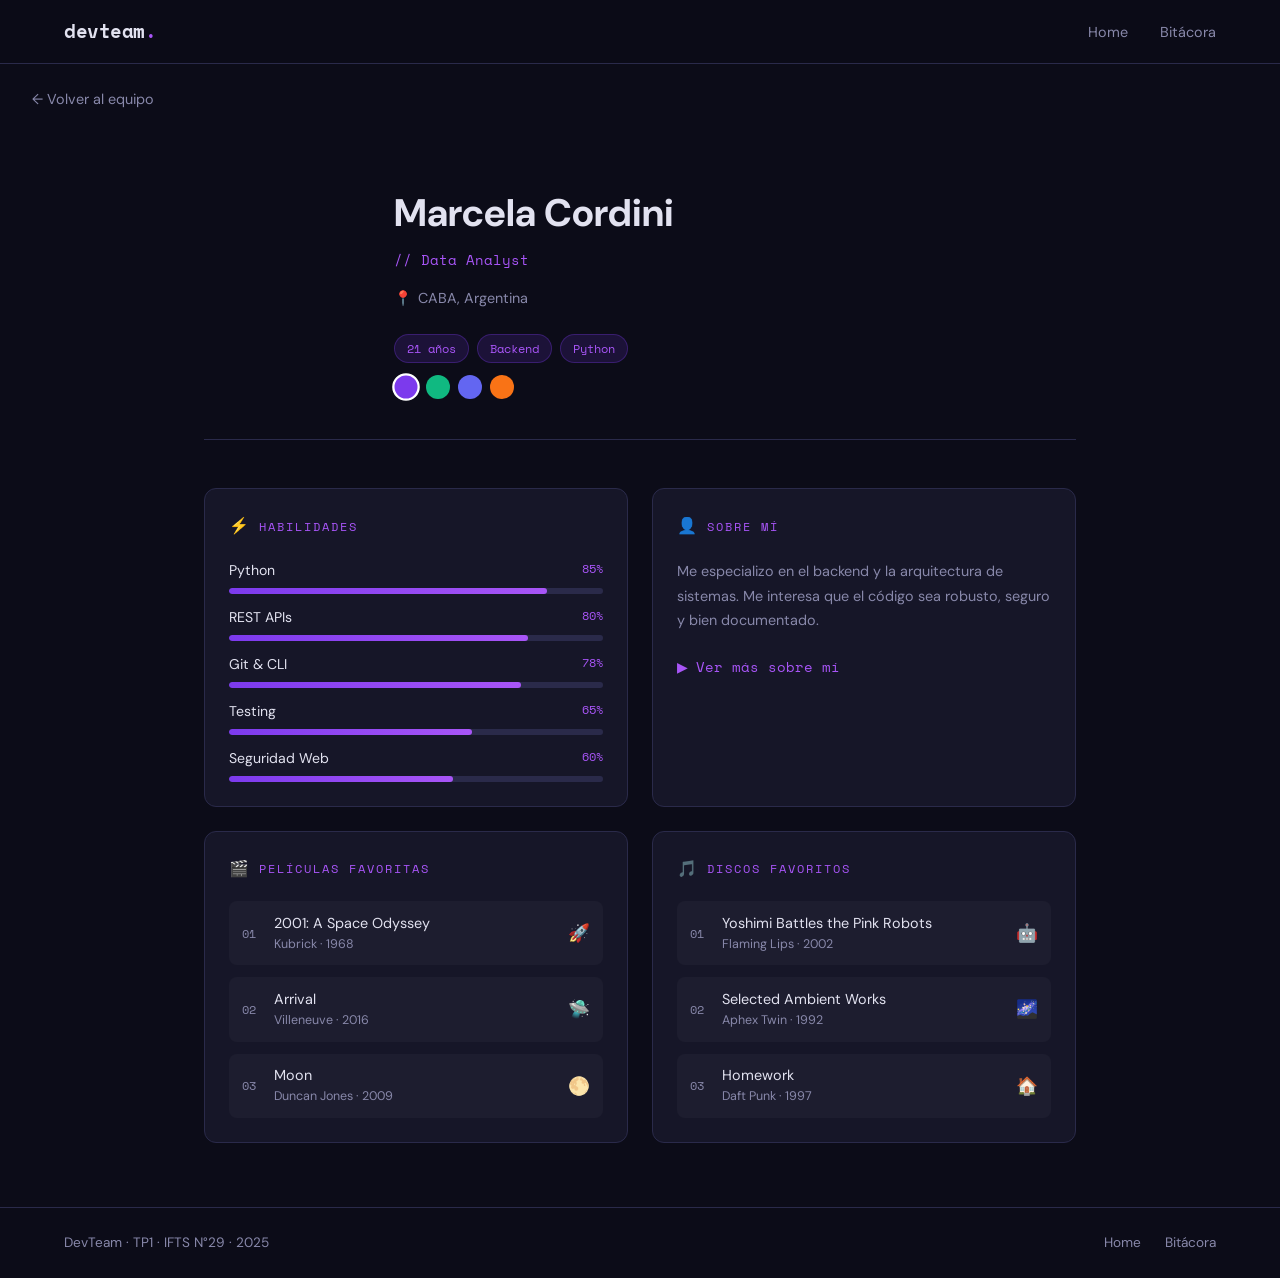
<file: miembro4.html>
<!DOCTYPE html>
<html lang="es">
<head>
  <meta charset="UTF-8" />
  <meta name="viewport" content="width=device-width, initial-scale=1.0" />
  <title>Riley Martínez | DevTeam</title>
  <link rel="stylesheet" href="css/styles.css" />
  <link rel="stylesheet" href="css/member.css" />
</head>
<body>
  <nav class="navbar">
    <a href="index.html" class="nav-logo">devteam<span class="accent">.</span></a>
    <ul class="nav-links">
      <li><a href="index.html">Home</a></li>
      <li><a href="bitacora.html">Bitácora</a></li>
    </ul>
    <button class="nav-toggle" id="navToggle" aria-label="Menu">
      <span></span><span></span><span></span>
    </button>
  </nav>

  <a href="index.html" class="back-link">← Volver al equipo</a>

  <main class="member-page">

    <header class="profile-header">
      <div class="profile-avatar-wrap">
        <div class="profile-avatar av4">🐢</div>
        <div class="avatar-ring"></div>
      </div>
      <div class="profile-meta">
        <h1 class="profile-name">Marcela Cordini</h1>
        <span class="profile-role">// Data Analyst</span>
        <div class="profile-location">
          <span>📍</span> CABA, Argentina
        </div>
        <div class="profile-badges">
          <span class="tag" id="ageBadge" data-age="21">47 años</span>
          <span class="tag">Backend</span>
          <span class="tag">Python</span>
        </div>
        <div class="theme-switcher">
          <div class="theme-dot active" data-color="#7c3aed" style="background:#7c3aed"></div>
          <div class="theme-dot" data-color="#10b981" style="background:#10b981"></div>
          <div class="theme-dot" data-color="#6366f1" style="background:#6366f1"></div>
          <div class="theme-dot" data-color="#f97316" style="background:#f97316"></div>
        </div>
      </div>
    </header>

    <div class="content-grid">

      <div class="info-card">
        <div class="card-title"><span class="card-title-icon">⚡</span> Habilidades</div>
        <div class="skills-list">
          <div class="skill-item">
            <div class="skill-name"><span>Python</span><span>85%</span></div>
            <div class="skill-bar"><div class="skill-fill" data-level="85"></div></div>
          </div>
          <div class="skill-item">
            <div class="skill-name"><span>REST APIs</span><span>80%</span></div>
            <div class="skill-bar"><div class="skill-fill" data-level="80"></div></div>
          </div>
          <div class="skill-item">
            <div class="skill-name"><span>Git & CLI</span><span>78%</span></div>
            <div class="skill-bar"><div class="skill-fill" data-level="78"></div></div>
          </div>
          <div class="skill-item">
            <div class="skill-name"><span>Testing</span><span>65%</span></div>
            <div class="skill-bar"><div class="skill-fill" data-level="65"></div></div>
          </div>
          <div class="skill-item">
            <div class="skill-name"><span>Seguridad Web</span><span>60%</span></div>
            <div class="skill-bar"><div class="skill-fill" data-level="60"></div></div>
          </div>
        </div>
      </div>

      <div class="info-card">
        <div class="card-title"><span class="card-title-icon">👤</span> Sobre mí</div>
        <p style="color:var(--text-muted);font-size:.9rem;line-height:1.7;">
          Me especializo en el backend y la arquitectura de sistemas. Me interesa que el código sea robusto, seguro y bien documentado.
        </p>
        <div class="toggle-section" style="margin-top:1rem;">
          <button class="toggle-btn" data-target="extraInfo4">
            <span class="arrow">▶</span> Ver más sobre mí
          </button>
          <div class="toggle-content" id="extraInfo4">
            <div class="toggle-inner">
              Fuera del código, me apasiona el senderismo y la gastronomía.</div>
          </div>
        </div>
      </div>

      <div class="info-card">
        <div class="card-title"><span class="card-title-icon">🎬</span> Películas favoritas</div>
        <div class="media-list">
          <div class="media-item">
            <span class="media-num">01</span>
            <div class="media-text">2001: A Space Odyssey<span class="media-sub">Kubrick · 1968</span></div>
            <span class="media-icon">🚀</span>
          </div>
          <div class="media-item">
            <span class="media-num">02</span>
            <div class="media-text">Arrival<span class="media-sub">Villeneuve · 2016</span></div>
            <span class="media-icon">🛸</span>
          </div>
          <div class="media-item">
            <span class="media-num">03</span>
            <div class="media-text">Moon<span class="media-sub">Duncan Jones · 2009</span></div>
            <span class="media-icon">🌕</span>
          </div>
        </div>
      </div>

      <div class="info-card">
        <div class="card-title"><span class="card-title-icon">🎵</span> Discos favoritos</div>
        <div class="media-list">
          <div class="media-item">
            <span class="media-num">01</span>
            <div class="media-text">Yoshimi Battles the Pink Robots<span class="media-sub">Flaming Lips · 2002</span></div>
            <span class="media-icon">🤖</span>
          </div>
          <div class="media-item">
            <span class="media-num">02</span>
            <div class="media-text">Selected Ambient Works<span class="media-sub">Aphex Twin · 1992</span></div>
            <span class="media-icon">🌌</span>
          </div>
          <div class="media-item">
            <span class="media-num">03</span>
            <div class="media-text">Homework<span class="media-sub">Daft Punk · 1997</span></div>
            <span class="media-icon">🏠</span>
          </div>
        </div>
      </div>

    </div>
  </main>

  <footer class="footer">
    <p>DevTeam · TP1 · IFTS N°29 · 2025</p>
    <div class="footer-links">
      <a href="index.html">Home</a>
      <a href="bitacora.html">Bitácora</a>
    </div>
  </footer>

  <script src="js/main.js"></script>
  <script src="js/member.js"></script>
</body>
</html>
</file>
<file: css/styles.css>
/* =========================================
   GLOBAL STYLES - AppMinds TP1
   ========================================= */

@import url('https://fonts.googleapis.com/css2?family=Space+Mono:ital,wght@0,400;0,700;1,400&family=DM+Sans:wght@300;400;500;600;700&display=swap');

/* ---- CSS Variables ---- */
:root {
  --bg:        #0c0c18;
  --bg-2:      #12122a;
  --bg-card:   #161628;
  --border:    #2a2a4a;
  --purple:    #7c3aed;
  --purple-light: #a855f7;
  --purple-glow: rgba(124, 58, 237, 0.25);
  --pink:      #ec4899;
  --cyan:      #22d3ee;
  --text:      #e2e2f0;
  --text-muted:#8888aa;
  --white:     #ffffff;
  --font-mono: 'Space Mono', monospace;
  --font-sans: 'DM Sans', sans-serif;
  --radius:    12px;
  --radius-sm: 8px;
  --radius-pill: 50px;
  --transition: 0.25s ease;
  --shadow:    0 4px 24px rgba(0,0,0,0.4);
  --shadow-purple: 0 0 30px rgba(124, 58, 237, 0.3);
}

/* ---- Reset ---- */
*, *::before, *::after { box-sizing: border-box; margin: 0; padding: 0; }
html { scroll-behavior: smooth; }
body {
  font-family: var(--font-sans);
  background: var(--bg);
  color: var(--text);
  line-height: 1.6;
  min-height: 100vh;
  overflow-x: hidden;
}
a { color: inherit; text-decoration: none; }
ul { list-style: none; }
img { max-width: 100%; display: block; }
button { cursor: pointer; border: none; background: none; font-family: inherit; }

/* ---- Scrollbar ---- */
::-webkit-scrollbar { width: 6px; }
::-webkit-scrollbar-track { background: var(--bg); }
::-webkit-scrollbar-thumb { background: var(--purple); border-radius: 3px; }

/* ---- Navbar ---- */
.navbar {
  position: sticky;
  top: 0;
  z-index: 100;
  display: flex;
  align-items: center;
  justify-content: space-between;
  padding: 1rem 2rem;
  background: rgba(12, 12, 24, 0.9);
  backdrop-filter: blur(12px);
  border-bottom: 1px solid var(--border);
}
.nav-logo {
  font-family: var(--font-mono);
  font-size: 1.2rem;
  font-weight: 700;
  letter-spacing: -0.5px;
}
.nav-logo .accent { color: var(--purple-light); }
.nav-links {
  display: flex;
  gap: 2rem;
}
.nav-links a {
  font-size: 0.9rem;
  color: var(--text-muted);
  transition: color var(--transition);
  position: relative;
}
.nav-links a::after {
  content: '';
  position: absolute;
  bottom: -4px; left: 0;
  width: 0; height: 2px;
  background: var(--purple-light);
  transition: width var(--transition);
}
.nav-links a:hover,
.nav-links a.active {
  color: var(--text);
}
.nav-links a.active::after,
.nav-links a:hover::after { width: 100%; }

.nav-toggle {
  display: none;
  flex-direction: column;
  gap: 5px;
  padding: 4px;
}
.nav-toggle span {
  display: block;
  width: 22px; height: 2px;
  background: var(--text);
  border-radius: 2px;
  transition: var(--transition);
}

/* ---- Buttons ---- */
.btn-primary {
  display: inline-flex;
  align-items: center;
  gap: 0.5rem;
  padding: 0.75rem 1.5rem;
  background: var(--purple);
  color: var(--white);
  border-radius: var(--radius-pill);
  font-size: 0.95rem;
  font-weight: 600;
  transition: background var(--transition), transform var(--transition), box-shadow var(--transition);
}
.btn-primary:hover {
  background: var(--purple-light);
  transform: translateY(-2px);
  box-shadow: var(--shadow-purple);
}
.btn-ghost {
  display: inline-flex;
  align-items: center;
  gap: 0.5rem;
  padding: 0.75rem 1.5rem;
  border: 1px solid var(--border);
  color: var(--text-muted);
  border-radius: var(--radius-pill);
  font-size: 0.95rem;
  transition: border-color var(--transition), color var(--transition);
}
.btn-ghost:hover {
  border-color: var(--purple);
  color: var(--text);
}

/* ---- Tags / Pills ---- */
.tag {
  display: inline-block;
  padding: 0.25rem 0.75rem;
  background: rgba(124, 58, 237, 0.15);
  border: 1px solid rgba(124, 58, 237, 0.3);
  color: var(--purple-light);
  border-radius: var(--radius-pill);
  font-size: 0.75rem;
  font-family: var(--font-mono);
  font-weight: 400;
}

/* ---- Section header ---- */
.section-tag {
  display: inline-block;
  font-family: var(--font-mono);
  font-size: 0.7rem;
  letter-spacing: 3px;
  color: var(--purple-light);
  margin-bottom: 0.5rem;
}
.section-header {
  text-align: center;
  margin-bottom: 3rem;
}
.section-header h2 {
  font-size: clamp(1.6rem, 3vw, 2.4rem);
  font-weight: 700;
  margin-bottom: 0.75rem;
}
.section-header p {
  color: var(--text-muted);
  max-width: 500px;
  margin: 0 auto;
}

/* ---- Footer ---- */
.footer {
  display: flex;
  align-items: center;
  justify-content: space-between;
  padding: 1.5rem 2rem;
  border-top: 1px solid var(--border);
  font-size: 0.85rem;
  color: var(--text-muted);
}
.footer-links {
  display: flex;
  gap: 1.5rem;
}
.footer-links a:hover { color: var(--purple-light); }

/* ---- Accent color ---- */
.accent { color: var(--purple-light); }

/* ---- Hidden util ---- */
.hidden { display: none !important; }

/* ---- Back link ---- */
.back-link {
  display: inline-flex;
  align-items: center;
  gap: 0.5rem;
  color: var(--text-muted);
  font-size: 0.9rem;
  margin: 1.5rem 2rem;
  transition: color var(--transition);
}
.back-link:hover { color: var(--purple-light); }

/* =========================================
   RESPONSIVE
   ========================================= */

/* Mobile small — 400px */
@media (max-width: 400px) {
  .navbar { padding: 0.75rem 1rem; }
  .nav-links { display: none; }
  .nav-toggle { display: flex; }
  .footer { flex-direction: column; gap: 0.75rem; text-align: center; }
}

/* Tablet — 900px */
@media (max-width: 900px) {
  .nav-links { gap: 1.25rem; }
  .nav-toggle { display: flex; }
}

/* Desktop — 1200px and up */
@media (min-width: 1200px) {
  .navbar { padding: 1rem 4rem; }
  .footer { padding: 1.5rem 4rem; }
}

/* Mobile nav open state */
.nav-links.open {
  display: flex;
  flex-direction: column;
  position: absolute;
  top: 100%; left: 0; right: 0;
  background: var(--bg-2);
  border-bottom: 1px solid var(--border);
  padding: 1rem 2rem;
  gap: 1rem;
}
</file>
<file: css/index.css>
/* =========================================
   INDEX PAGE STYLES
   ========================================= */

/* ---- Hero ---- */
.hero {
  display: grid;
  grid-template-columns: 1fr 1fr;
  align-items: center;
  gap: 3rem;
  padding: 5rem 2rem 4rem;
  max-width: 1100px;
  margin: 0 auto;
}

.hero-badge {
  display: inline-flex;
  align-items: center;
  gap: 0.5rem;
  padding: 0.4rem 1rem;
  background: rgba(124, 58, 237, 0.12);
  border: 1px solid rgba(124, 58, 237, 0.3);
  border-radius: var(--radius-pill);
  font-size: 0.8rem;
  font-family: var(--font-mono);
  color: var(--purple-light);
  margin-bottom: 1.5rem;
  animation: fadeDown 0.6s ease both;
}

.hero-title {
  font-size: clamp(2.4rem, 5vw, 4rem);
  font-weight: 700;
  line-height: 1.1;
  margin-bottom: 1.25rem;
  animation: fadeDown 0.6s 0.1s ease both;
}

.hero-desc {
  color: var(--text-muted);
  font-size: 1.05rem;
  line-height: 1.7;
  max-width: 480px;
  margin-bottom: 2rem;
  animation: fadeDown 0.6s 0.2s ease both;
}

.hero-cta {
  display: flex;
  flex-wrap: wrap;
  gap: 1rem;
  animation: fadeDown 0.6s 0.3s ease both;
}

.surprise-msg {
  margin-top: 1rem;
  padding: 0.75rem 1.25rem;
  background: rgba(124, 58, 237, 0.1);
  border-left: 3px solid var(--purple);
  border-radius: 0 var(--radius-sm) var(--radius-sm) 0;
  font-size: 0.95rem;
  color: var(--text);
  animation: fadeDown 0.3s ease both;
}

/* ---- Pixel Grid Visual ---- */
.hero-visual {
  display: flex;
  justify-content: center;
  animation: fadeUp 0.8s 0.2s ease both;
}

.pixel-grid {
  display: grid;
  grid-template-columns: repeat(12, 1fr);
  gap: 4px;
  width: 280px;
  height: 280px;
}

.pixel-cell {
  border-radius: 2px;
  transition: background 0.3s ease, transform 0.2s ease;
}
.pixel-cell:hover { transform: scale(1.3); }

/* ---- Team Grid ---- */
.team-section {
  padding: 4rem 2rem;
  max-width: 1100px;
  margin: 0 auto;
}

.team-grid {
  display: grid;
  grid-template-columns: repeat(auto-fit, minmax(240px, 1fr));
  gap: 1.25rem;
}

.member-card {
  display: flex;
  flex-direction: column;
  gap: 1rem;
  padding: 1.5rem;
  background: var(--bg-card);
  border: 1px solid var(--border);
  border-radius: var(--radius);
  transition: border-color var(--transition), transform var(--transition), box-shadow var(--transition);
  position: relative;
  overflow: hidden;
}
.member-card::before {
  content: '';
  position: absolute;
  inset: 0;
  background: linear-gradient(135deg, var(--purple-glow) 0%, transparent 60%);
  opacity: 0;
  transition: opacity var(--transition);
}
.member-card:hover {
  border-color: var(--purple);
  transform: translateY(-4px);
  box-shadow: var(--shadow-purple);
}
.member-card:hover::before { opacity: 1; }

/* pixel avatar placeholder */
.member-avatar {
  width: 70px;
  height: 70px;
  border-radius: var(--radius-sm);
  overflow: hidden;
  position: relative;
  z-index: 1;
}
.avatar-pixel {
  width: 100%;
  height: 100%;
  display: flex;
  align-items: center;
  justify-content: center;
  font-size: 3rem;
}
.av1 { background: linear-gradient(135deg, #7c3aed, #ec4899); }
.av2 { background: linear-gradient(135deg, #22d3ee, #7c3aed); }
.av3 { background: linear-gradient(135deg, #f59e0b, #ec4899); }
.av4 { background: linear-gradient(135deg, #10b981, #22d3ee); }

.member-info { flex: 1; position: relative; z-index: 1; }
.member-info h3 {
  font-size: 1.1rem;
  font-weight: 600;
  margin-bottom: 0.25rem;
}
.member-role {
  font-size: 0.8rem;
  color: var(--purple-light);
  font-family: var(--font-mono);
  display: block;
  margin-bottom: 0.75rem;
}
.member-skills {
  display: flex;
  flex-wrap: wrap;
  gap: 0.4rem;
}

.card-arrow {
  align-self: flex-end;
  color: var(--text-muted);
  font-size: 1.1rem;
  transition: color var(--transition), transform var(--transition);
  position: relative;
  z-index: 1;
}
.member-card:hover .card-arrow {
  color: var(--purple-light);
  transform: translateX(4px);
}

/* ---- Stats ---- */
.stats-section {
  display: flex;
  align-items: center;
  justify-content: center;
  flex-wrap: wrap;
  gap: 0;
  padding: 3rem 2rem;
  background: var(--bg-2);
  border-top: 1px solid var(--border);
  border-bottom: 1px solid var(--border);
  margin: 2rem 0;
}
.stat-item {
  display: flex;
  flex-direction: column;
  align-items: center;
  gap: 0.25rem;
  padding: 1rem 3rem;
}
.stat-num {
  font-family: var(--font-mono);
  font-size: 2.5rem;
  font-weight: 700;
  color: var(--purple-light);
}
.stat-label {
  font-size: 0.85rem;
  color: var(--text-muted);
  text-transform: uppercase;
  letter-spacing: 1px;
}
.stat-divider {
  width: 1px;
  height: 50px;
  background: var(--border);
}

/* ---- Animations ---- */
@keyframes fadeDown {
  from { opacity: 0; transform: translateY(-20px); }
  to   { opacity: 1; transform: translateY(0); }
}
@keyframes fadeUp {
  from { opacity: 0; transform: translateY(20px); }
  to   { opacity: 1; transform: translateY(0); }
}

/* =========================================
   RESPONSIVE INDEX
   ========================================= */
@media (max-width: 900px) {
  .hero {
    grid-template-columns: 1fr;
    padding: 3rem 1.5rem 2rem;
    text-align: center;
  }
  .hero-desc { margin: 0 auto 2rem; }
  .hero-cta { justify-content: center; }
  .hero-visual { order: -1; }
  .pixel-grid { width: 200px; height: 200px; }
  .stat-item { padding: 1rem 1.5rem; }
  .stat-divider { display: none; }
}

@media (max-width: 400px) {
  .hero { padding: 2rem 1rem; }
  .team-grid { grid-template-columns: 1fr; }
  .stats-section { flex-direction: column; }
  .stat-item { padding: 0.75rem 1rem; }
}

@media (min-width: 1200px) {
  .hero { padding: 6rem 4rem 5rem; max-width: 1200px; }
  .team-section { max-width: 1200px; padding: 4rem 4rem; }
}
</file>
<file: css/bitacora.css>
/* =========================================
   BITACORA PAGE STYLES
   ========================================= */

.bitacora-page {
  max-width: 800px;
  margin: 0 auto;
  padding: 3rem 2rem 5rem;
}

.bitacora-header {
  margin-bottom: 3rem;
  animation: fadeDown 0.6s ease both;
}
.bitacora-header h1 {
  font-size: clamp(2rem, 4vw, 3rem);
  font-weight: 700;
  margin-bottom: 0.5rem;
}
.bitacora-header p {
  color: var(--text-muted);
  font-size: 1rem;
}

/* ---- Timeline ---- */
.timeline {
  position: relative;
  padding-left: 3rem;
}
.timeline::before {
  content: '';
  position: absolute;
  left: 1rem;
  top: 0;
  bottom: 0;
  width: 2px;
  background: linear-gradient(to bottom, var(--purple), transparent);
}

.timeline-item {
  position: relative;
  margin-bottom: 2.5rem;
  animation: fadeDown 0.5s ease both;
}
.timeline-item:nth-child(1) { animation-delay: 0.1s; }
.timeline-item:nth-child(2) { animation-delay: 0.2s; }
.timeline-item:nth-child(3) { animation-delay: 0.3s; }
.timeline-item:nth-child(4) { animation-delay: 0.4s; }
.timeline-item:nth-child(5) { animation-delay: 0.5s; }

.timeline-dot {
  position: absolute;
  left: -2.45rem;
  top: 1rem;
  width: 14px; height: 14px;
  border-radius: 50%;
  background: var(--purple);
  border: 2px solid var(--bg);
  box-shadow: 0 0 10px var(--purple-glow);
}

.timeline-date {
  font-family: var(--font-mono);
  font-size: 0.75rem;
  color: var(--purple-light);
  margin-bottom: 0.5rem;
  letter-spacing: 1px;
}

.timeline-card {
  background: var(--bg-card);
  border: 1px solid var(--border);
  border-radius: var(--radius);
  padding: 1.5rem;
  transition: border-color var(--transition);
}
.timeline-card:hover { border-color: rgba(124,58,237,0.4); }

.timeline-card h3 {
  font-size: 1.05rem;
  font-weight: 600;
  margin-bottom: 0.5rem;
}
.timeline-card p {
  color: var(--text-muted);
  font-size: 0.9rem;
  line-height: 1.7;
}

.timeline-tags {
  display: flex;
  flex-wrap: wrap;
  gap: 0.4rem;
  margin-top: 1rem;
}
.tag-decision { background: rgba(124,58,237,0.15); border-color: rgba(124,58,237,0.3); color: var(--purple-light); }
.tag-problem  { background: rgba(236,72,153,0.12); border-color: rgba(236,72,153,0.3); color: #f472b6; }
.tag-change   { background: rgba(34,211,238,0.1);  border-color: rgba(34,211,238,0.3);  color: var(--cyan); }

/* ---- Responsive ---- */
@media (max-width: 900px) {
  .bitacora-page { padding: 2rem 1.5rem 4rem; }
  .timeline { padding-left: 2rem; }
  .timeline-dot { left: -1.45rem; }
}
@media (max-width: 400px) {
  .bitacora-page { padding: 1.5rem 1rem 3rem; }
}
@media (min-width: 1200px) {
  .bitacora-page { max-width: 900px; padding: 3rem 4rem 5rem; }
}
</file>
<file: css/member.css>
/* =========================================
   MEMBER PAGE STYLES
   ========================================= */

.member-page {
  max-width: 900px;
  margin: 0 auto;
  padding: 0 2rem 4rem;
}

/* ---- Profile Header ---- */
.profile-header {
  display: grid;
  grid-template-columns: auto 1fr;
  gap: 2.5rem;
  align-items: flex-start;
  padding: 3rem 0 2.5rem;
  border-bottom: 1px solid var(--border);
  margin-bottom: 3rem;
}

.profile-avatar-wrap {
  width: 150px;          
  height: 150px;       
  margin: 0 auto 30px auto; 
    
  border-radius: 50%;     
  overflow: hidden;     
  display: block;     
  position: relative;
  position: relative;
}
.profile-avatar-wrap img {
  width: 100%;            
  height: 100%;          
  object-fit: cover;      
  border-radius: 50%;
}
.avatar-ring {
  position: absolute;
  inset: -6px;
  border-radius: 18px;
  border: 1px dashed rgba(124,58,237,0.3);
  animation: spin 20s linear infinite;
}
@keyframes spin { to { transform: rotate(360deg); } }

.profile-meta {
  animation: fadeDown 0.6s 0.1s ease both;
}
.profile-name {
  font-size: clamp(1.8rem, 3vw, 2.6rem);
  font-weight: 700;
  margin-bottom: 0.25rem;
}
.profile-role {
  color: var(--purple-light);
  font-family: var(--font-mono);
  font-size: 0.9rem;
  margin-bottom: 1rem;
  display: block;
}
.profile-location {
  display: flex;
  align-items: center;
  gap: 0.4rem;
  color: var(--text-muted);
  font-size: 0.9rem;
  margin-bottom: 1.5rem;
}
.profile-badges {
  display: flex;
  flex-wrap: wrap;
  gap: 0.5rem;
}

/* ---- Content Grid ---- */
.content-grid {
  display: grid;
  grid-template-columns: 1fr 1fr;
  gap: 1.5rem;
}
.content-full { grid-column: 1 / -1; }

/* ---- Cards ---- */
.info-card {
  background: var(--bg-card);
  border: 1px solid var(--border);
  border-radius: var(--radius);
  padding: 1.5rem;
  transition: border-color var(--transition);
}
.info-card:hover { border-color: rgba(124,58,237,0.4); }

.card-title {
  display: flex;
  align-items: center;
  gap: 0.5rem;
  font-family: var(--font-mono);
  font-size: 0.75rem;
  letter-spacing: 2px;
  color: var(--purple-light);
  text-transform: uppercase;
  margin-bottom: 1.25rem;
}
.card-title-icon { font-size: 1rem; }

/* ---- Skills ---- */
.skills-list {
  display: flex;
  flex-direction: column;
  gap: 0.75rem;
}
.skill-item { display: flex; flex-direction: column; gap: 0.4rem; }
.skill-name {
  display: flex;
  justify-content: space-between;
  font-size: 0.88rem;
}
.skill-name span:last-child {
  color: var(--purple-light);
  font-family: var(--font-mono);
  font-size: 0.78rem;
}
.skill-bar {
  height: 6px;
  background: var(--border);
  border-radius: 3px;
  overflow: hidden;
}
.skill-fill {
  height: 100%;
  background: linear-gradient(90deg, var(--purple), var(--purple-light));
  border-radius: 3px;
  width: 0;
  transition: width 1s ease;
}

/* ---- Movies / Music lists ---- */
.media-list {
  display: flex;
  flex-direction: column;
  gap: 0.75rem;
}
.media-item {
  display: flex;
  align-items: center;
  gap: 0.75rem;
  padding: 0.6rem 0.75rem;
  background: rgba(255,255,255,0.03);
  border-radius: var(--radius-sm);
  border: 1px solid transparent;
  transition: border-color var(--transition), background var(--transition);
  cursor: default;
}
.media-item:hover {
  background: rgba(124,58,237,0.08);
  border-color: rgba(124,58,237,0.2);
}
.media-num {
  font-family: var(--font-mono);
  font-size: 0.75rem;
  color: var(--text-muted);
  min-width: 20px;
}
.media-text { flex: 1; font-size: 0.9rem; }
.media-sub {
  font-size: 0.78rem;
  color: var(--text-muted);
  display: block;
}
.media-icon { font-size: 1.1rem; }

/* ---- Toggle Section (JS interaction) ---- */
.toggle-section {
  margin-top: 0.5rem;
}
.toggle-btn {
  display: flex;
  align-items: center;
  gap: 0.5rem;
  font-size: 0.85rem;
  color: var(--purple-light);
  font-family: var(--font-mono);
  padding: 0.5rem 0;
  transition: opacity var(--transition);
}
.toggle-btn:hover { opacity: 0.75; }
.toggle-btn .arrow {
  transition: transform var(--transition);
  display: inline-block;
}
.toggle-btn.open .arrow { transform: rotate(90deg); }

.toggle-content {
  overflow: hidden;
  max-height: 0;
  transition: max-height 0.4s ease;
}
.toggle-content.open { max-height: 500px; }
.toggle-inner {
  padding: 1rem 0;
  color: var(--text-muted);
  font-size: 0.9rem;
  line-height: 1.7;
}

/* ---- Color theme switcher ---- */
.theme-switcher {
  display: flex;
  gap: 0.5rem;
  margin-top: 0.75rem;
}
.theme-dot {
  width: 24px; height: 24px;
  border-radius: 50%;
  cursor: pointer;
  border: 2px solid transparent;
  transition: border-color var(--transition), transform var(--transition);
}
.theme-dot:hover, .theme-dot.active {
  border-color: var(--white);
  transform: scale(1.15);
}

/* =========================================
   RESPONSIVE MEMBER
   ========================================= */
@media (max-width: 900px) {
  .profile-header {
    grid-template-columns: 1fr;
    text-align: center;
    padding: 2rem 0;
  }
  .profile-avatar-wrap { margin: 0 auto; }
  .profile-location { justify-content: center; }
  .profile-badges { justify-content: center; }
  .content-grid { grid-template-columns: 1fr; }
  .content-full { grid-column: 1; }
}

@media (max-width: 400px) {
  .member-page { padding: 0 1rem 3rem; }
  .profile-avatar { width: 90px; height: 90px; font-size: 2.2rem; }
}

@media (min-width: 1200px) {
  .member-page { max-width: 1000px; padding: 0 4rem 4rem; }
}
</file>
